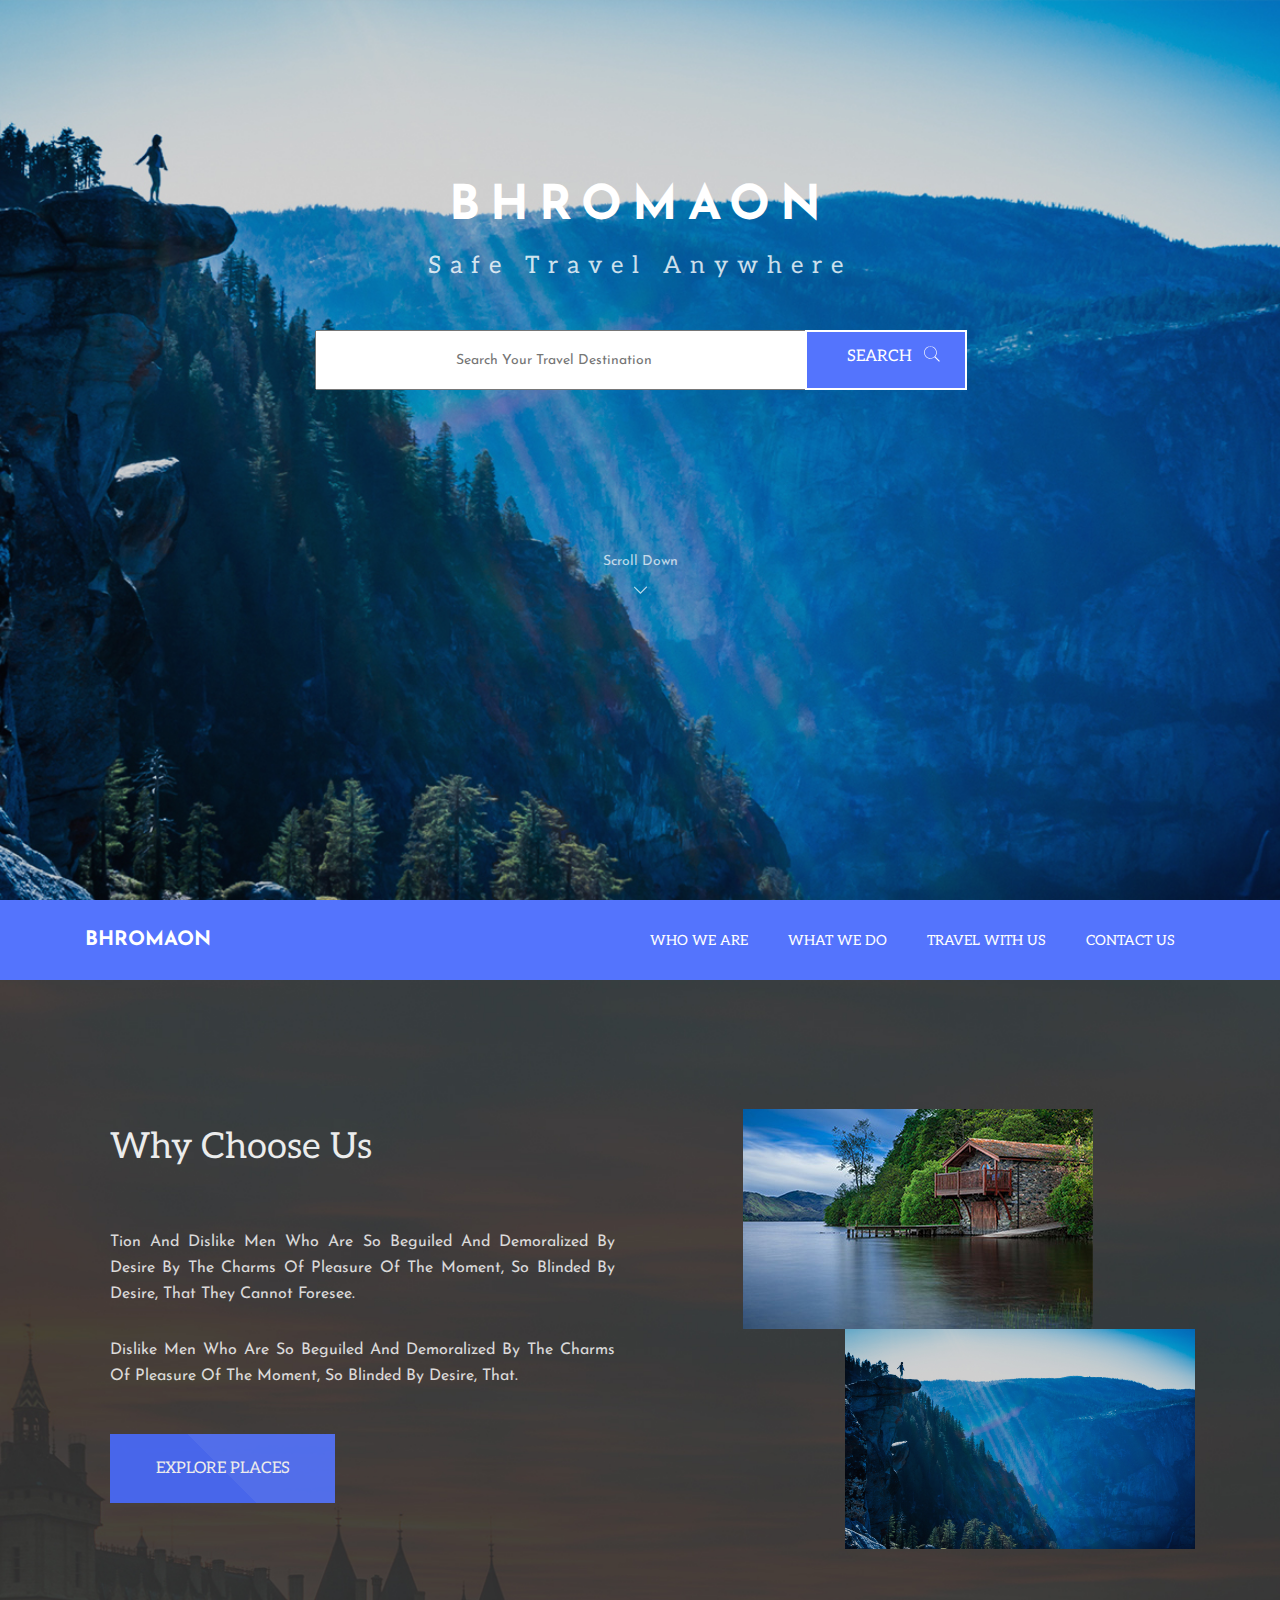
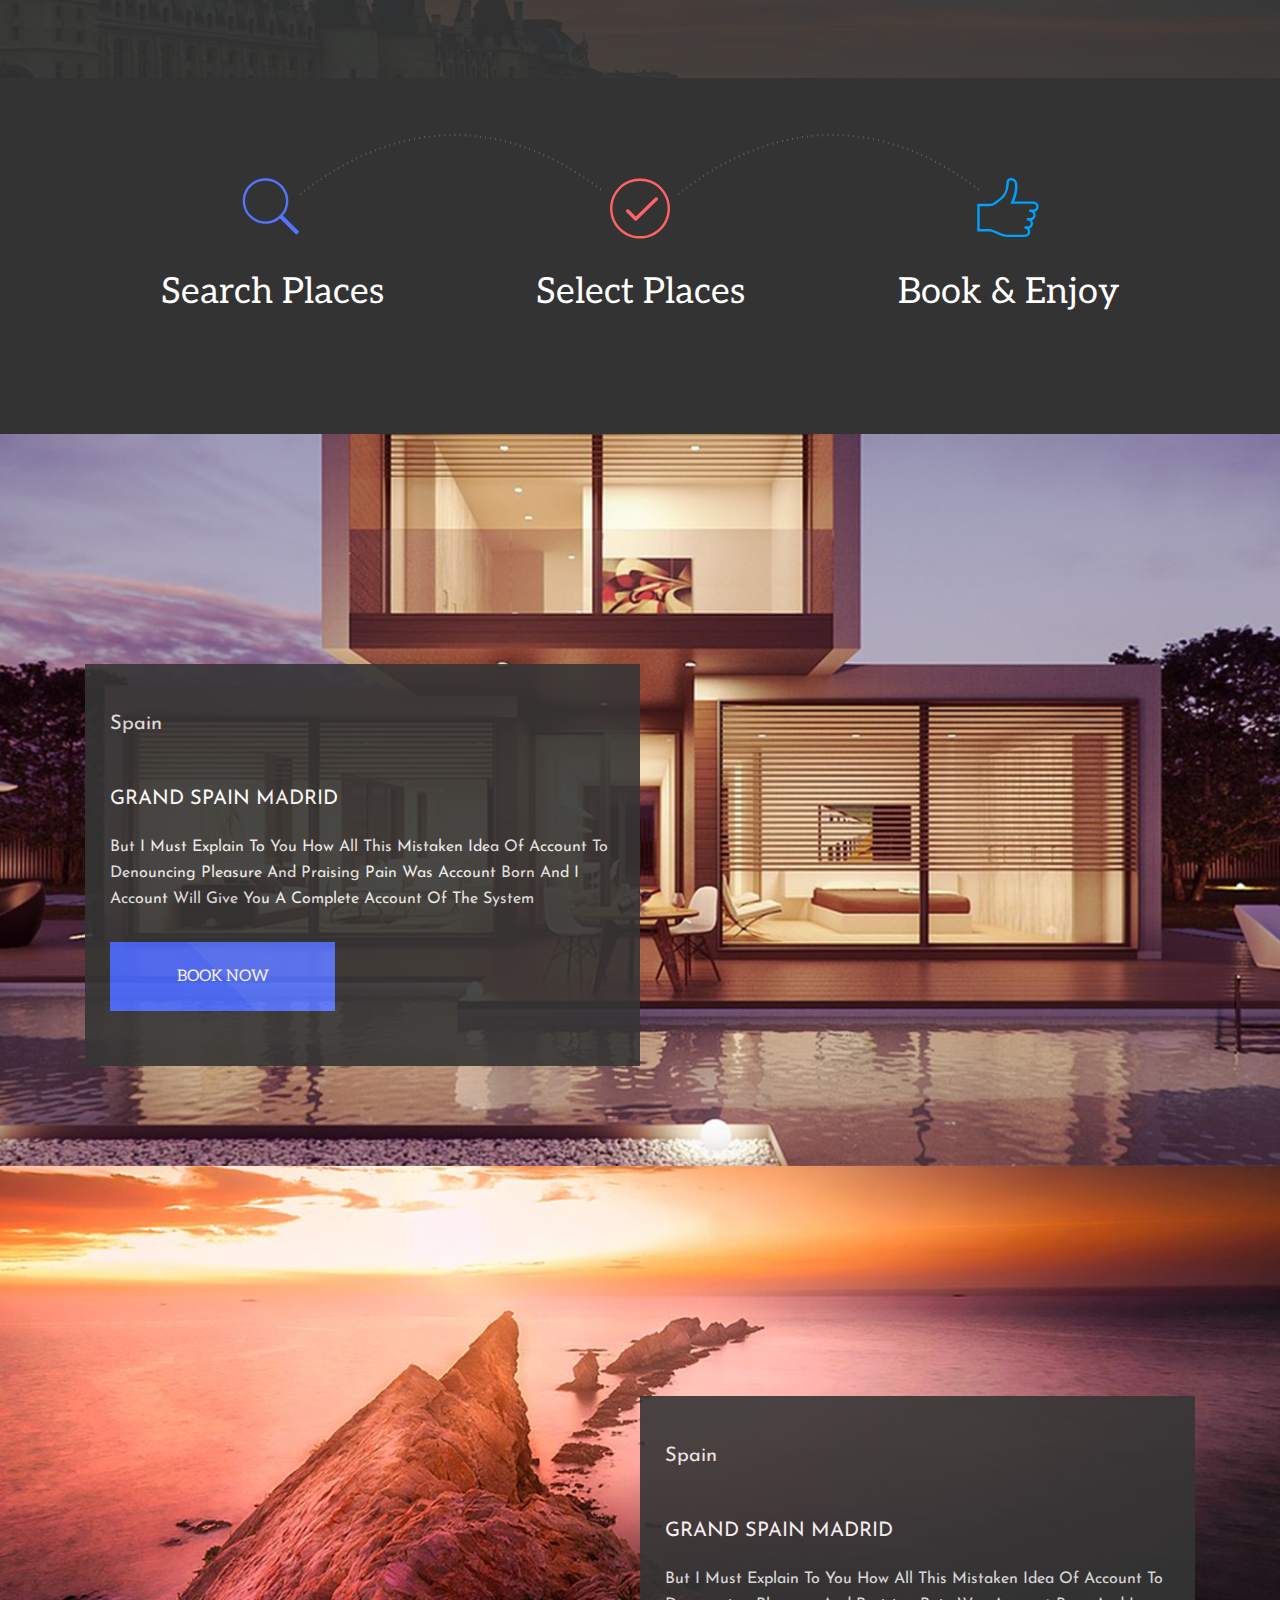
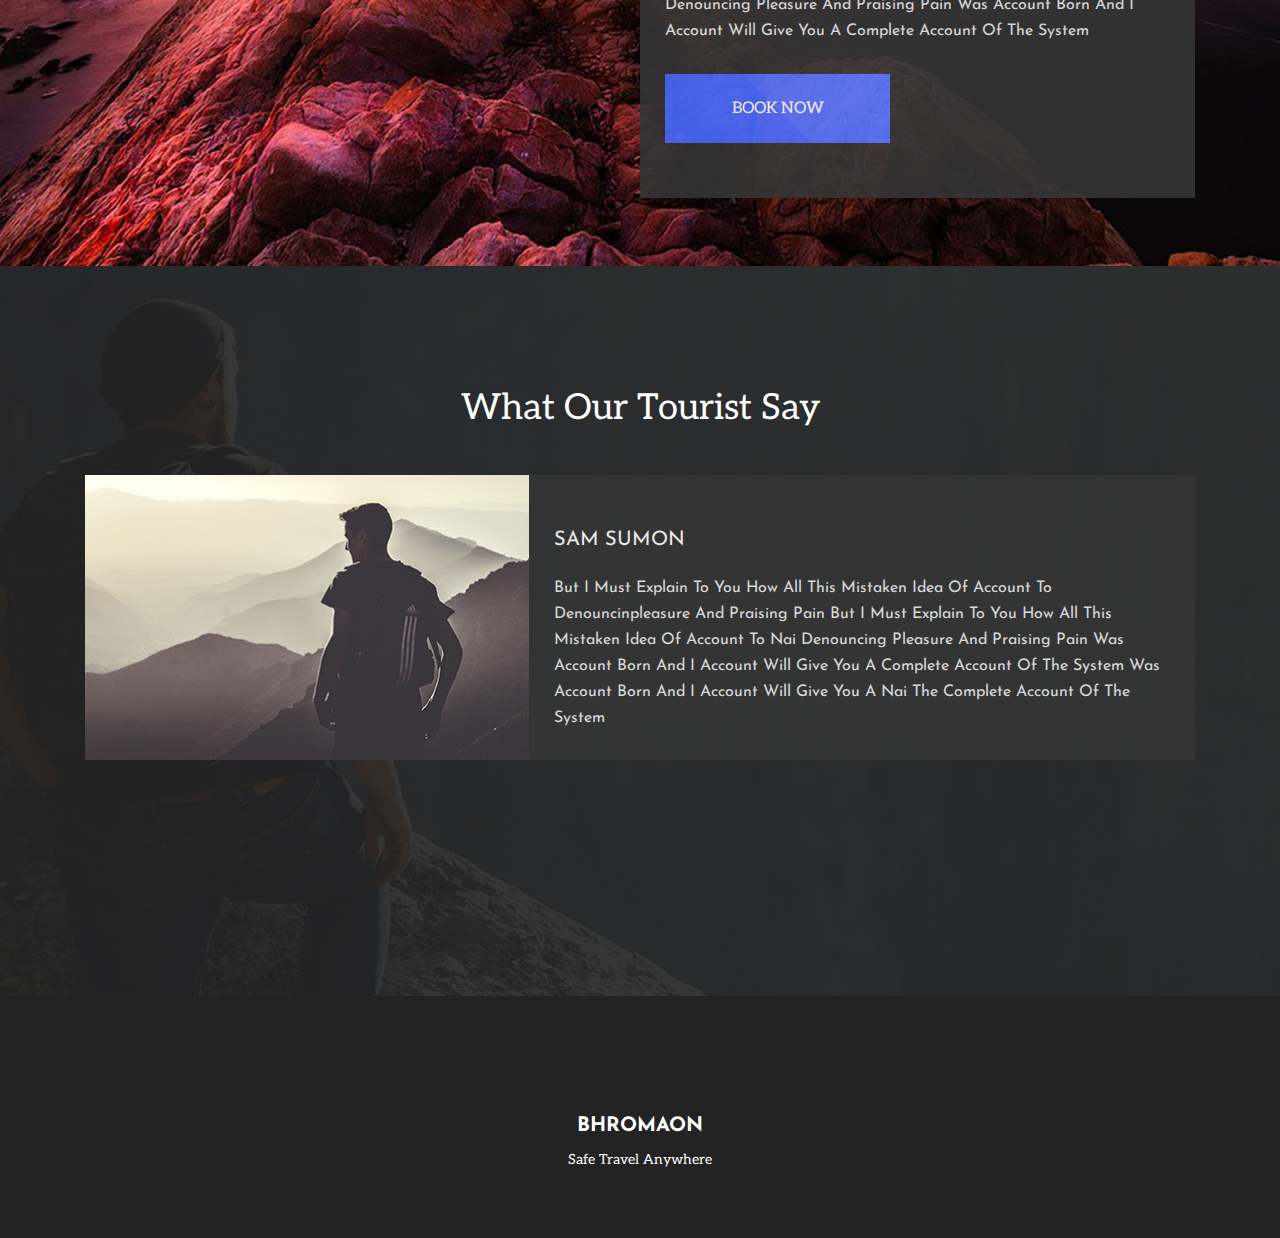
<file: exam/index.html>
<!DOCTYPE html>
<html lang="en">

<head>
    <meta charset="UTF-8">
    <meta name="viewport" content="width=device-width, initial-scale=1.0">
    <meta http-equiv="X-UA-Compatible" content="ie=edge">
    <link rel="shortcut icon" href="./assets/img/header-bg.jpg" type="image/x-icon">
    <link href="https://fonts.googleapis.com/css?family=Aleo|Josefin+Sans:400,700&display=swap" rel="stylesheet">
    <link rel="stylesheet" href="./css/style.css">
    <title>Travel more</title>
</head>

<body>
    <!-- HEADER -->
    <header class="header">
        <section class="header-main">
            <div class="container">
                <div class="header-content">
                    <div class="logo">
                        <h1><a href="#" class="logo__link logo__link--large">Bhromaon</a></h1>
                        <div class="logo__desc logo__desc--large">Safe Travel Anywhere</div>
                    </div>

                    <div class="form-wrapper">
                        <form action="#" method="get" class="search-form">
                            <input type="search" class="search-form__input" name="search"
                                placeholder="Search Your Travel Destination" />
                            <button class="btn btn--input">search
                                <div class="search-icon">
                                    <img class="img-search" src="./assets/img/search.svg">
                                </div>
                            </button>
                        </form>
                    </div>

                    <div class="scroll">
                        <a href="#" class="scroll__link">
                            <div class="scroll__desc">scroll down</div>
                            <div class="scroll__icon">
                                <img class="scroll__icon-image" src="./assets/img/scroll.svg">
                            </div>
                        </a>
                    </div>
                </div>
            </div>
        </section>
    </header>

    <section class="header-menu">
        <div class="container">
            <nav class="nav">
                <div class="logo">
                    <a href="#" class="logo__link">Bhromaon</a>
                </div>
                <ul class="menu nav__menu">
                    <li class="menu__item"><a class="menu__link">who we are</a></li>
                    <li class="menu__item"><a class="menu__link">what we do</a></li>
                    <li class="menu__item"><a class="menu__link">travel with us</a></li>
                    <li class="menu__item"><a class="menu__link">contact us</a></li>
                </ul>
            </nav>
        </div>
    </section>

    <!-- MAIN -->
    <main class="main">
        <section class="description">
            <div class="container container--description">
                <div class="block-wrapper">
                    <div class="block block--transparent">
                        <h3 class="title">why choose us</h3>
                        <div class="block__desc">Tion and dislike men who are so beguiled and demoralized by desire by
                            the charms of pleasure of the moment, so blinded by desire,
                            that they cannot foresee. </div>
                        <div class="block__desc">Dislike men who are so beguiled and demoralized by the charms of
                            pleasure of the moment, so blinded by desire, that.</div>
                        <div class="btn-container">
                            <button class="btn">explore places</button>
                        </div>
                    </div>
                </div>

                <div class="image-block">
                    <div class="image-block__right"></div>
                    <div class="image-block__left"></div>
                </div>

            </div>
        </section>

        <section class="icons">
            <div class="container">
                <ul class="list-icon">
                    <li class="list-icon__item">
                        <div class="svg-container">
                            <svg class="icon-svg">
                                <use xlink:href="./assets/img/sprite.svg#search"></use>
                            </svg></div>
                        <h3 class="title title--large">search places</h3>
                    </li>
                    <li class="list-icon__item list-icon__item--center">
                        <div class="svg-container svg-container--center">
                            <svg class="icon-svg">
                                <use xlink:href="./assets/img/sprite.svg#select"></use>
                            </svg>
                        </div>

                        <h3 class="title title--large">select places</h3>
                    </li>
                    <li class="list-icon__item">
                        <div class="svg-container">
                            <svg class="icon-svg">
                                <use xlink:href="./assets/img/sprite.svg#like"></use>
                            </svg></div>
                        <h3 class="title title--large">book & enjoy</h3>
                    </li>
                </ul>
            </div>
        </section>

        <section class="content content--first">
            <div class="container">
                <div class="block-wrapper">
                    <div class="block">
                        <h5 class="block__subtitle">spain</h5>
                        <h3 class="block__title">Grand Spain Madrid</h3>
                        <div class="block__desc">But I must explain to you how all this mistaken idea of account to
                            denouncing pleasure and praising pain was account born and I account will give you a
                            complete account of the system</div>
                        <div class="btn-container">
                            <button class="btn">book now</button>
                        </div>
                    </div>
                </div>
            </div>
        </section>

        <section class="content content--second">
            <div class="container">
                <div class="block-wrapper block-wrapper--left">
                    <div class="block">
                        <h5 class="block__subtitle">spain</h5>
                        <h3 class="block__title">Grand Spain Madrid</h3>
                        <div class="block__desc">But I must explain to you how all this mistaken idea of account to
                            denouncing pleasure and praising pain was account born and I account will give you a
                            complete account of the system</div>
                        <div class="btn-container"><button class="btn">book now</button>
                        </div>
                    </div>
                </div>
            </div>
        </section>

        <section class="quotations">
            <div class="container">
                <h3 class="title">What Our Tourist Say</h3>
                <div class="quote">
                    <div class="quote__left">
                        <div class="quote__img"></div>
                    </div>
                    <div class="quote__right">
                        <div class="block">
                            <h3 class="block__title">Sam Sumon</h3>
                            <div class="block__desc"> But I must explain to you how all this mistaken idea of account to
                                denouncinpleasure and praising pain But I must explain to you how all this mistaken idea
                                of account to nai denouncing pleasure and praising pain was account born and I account
                                will give you a complete account of the system was account born and I account will give
                                you a nai the complete account of the system</div>
                        </div>
                    </div>
                </div>
            </div>
        </section>
    </main>

    <!-- FOOTER -->
    <footer class="footer">
        <section class="bottom-info">
            <div class="container">
                <div class="logo">
                    <a href="#" class="logo__link">Bhromaon</a>
                    <div class="logo__desc">Safe Travel Anywhere</div>
                </div>

            </div>
        </section>
    </footer>

</body>

</html>
</file>
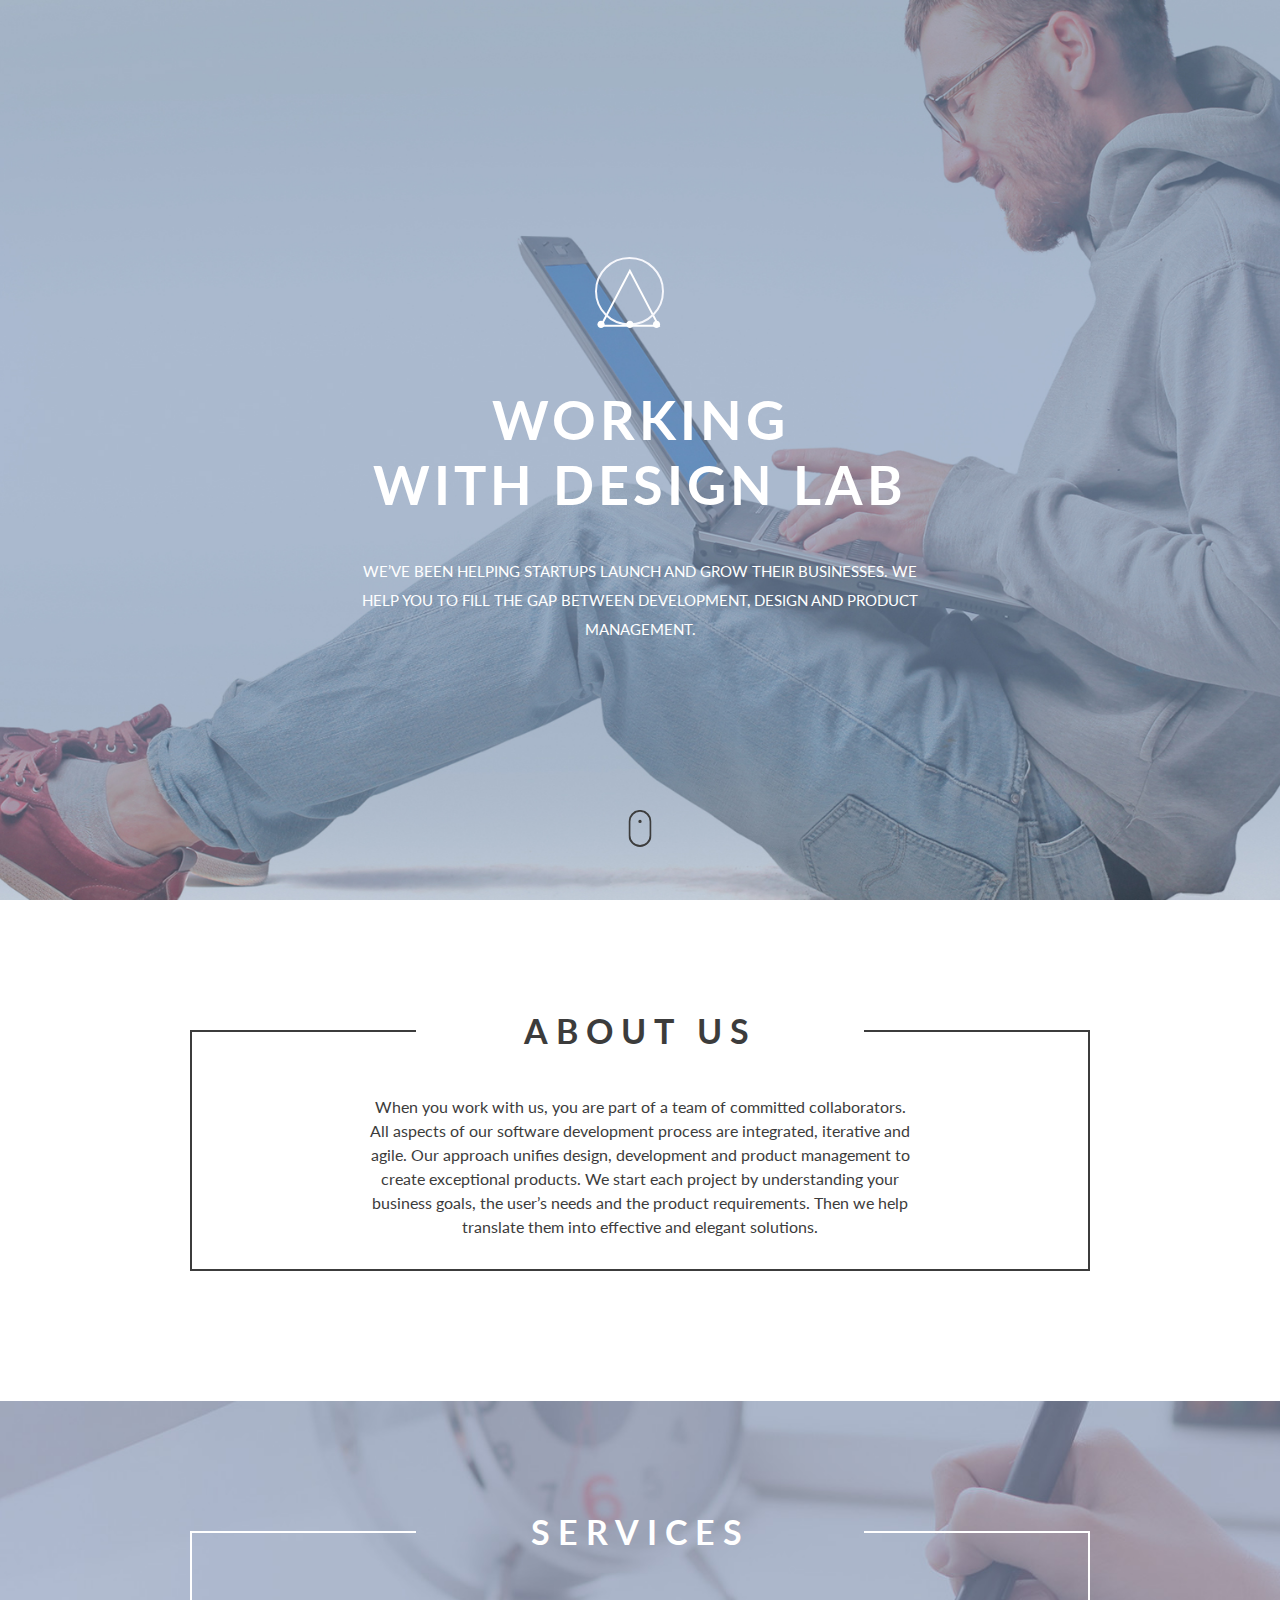
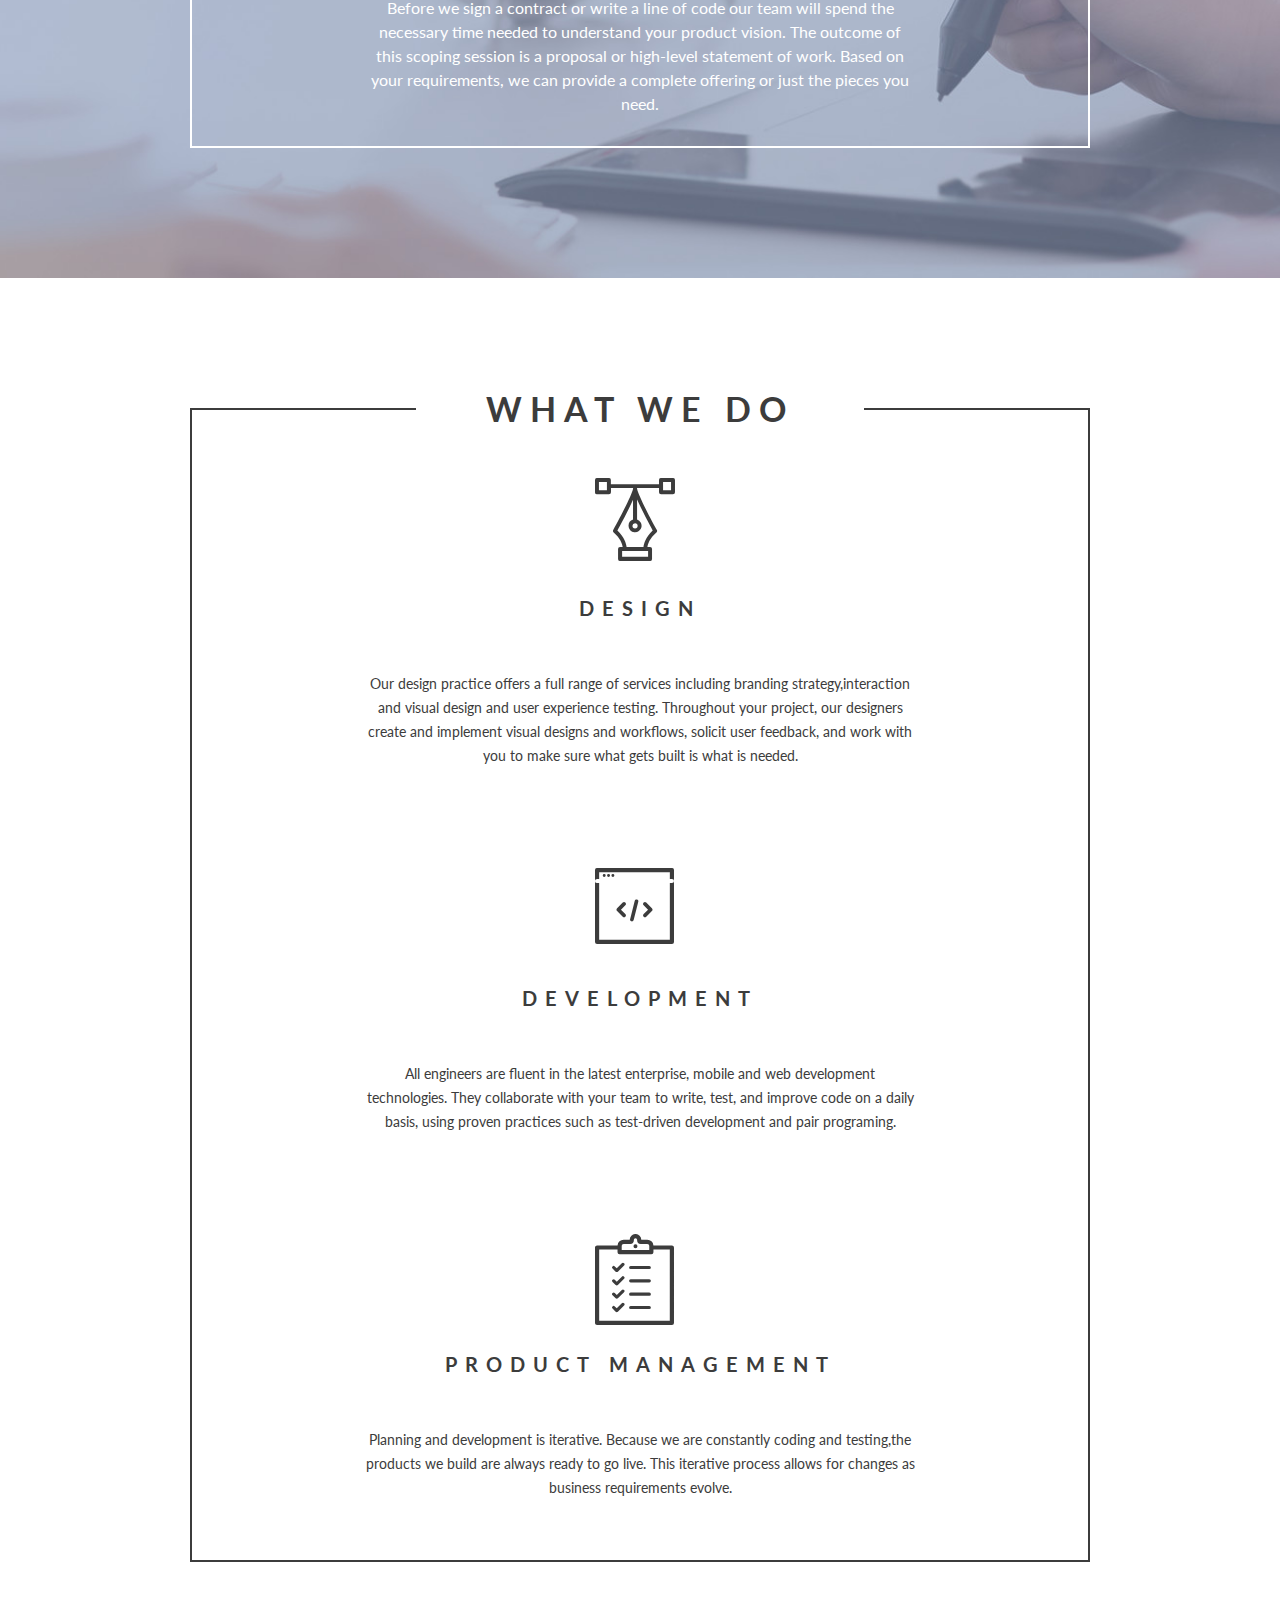
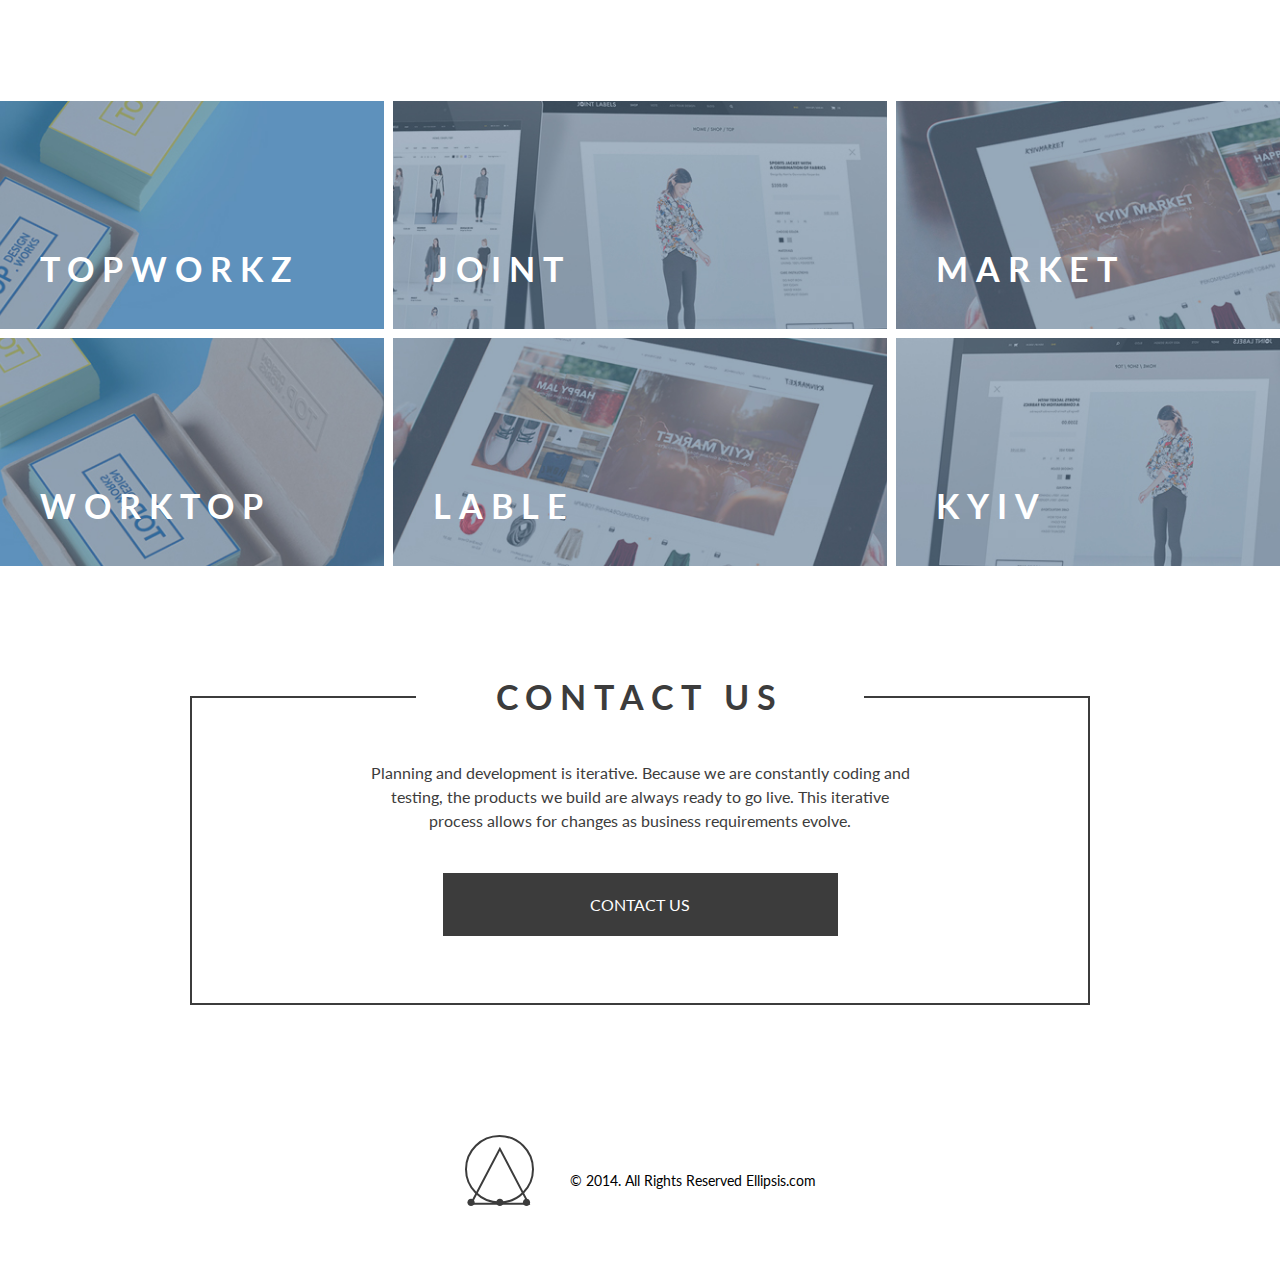
<file: lesson15_renewed/index.html>
<!DOCTYPE html>
<html lang="en">

<head>
    <meta charset="UTF-8">
    <meta name="viewport" content="width=device-width, initial-scale=1.0">
    <meta http-equiv="X-UA-Compatible" content="ie=edge">
    <link href="https://fonts.googleapis.com/css?family=Lato&display=swap" rel="stylesheet">
    <link rel="stylesheet" href="./style.css">
    <title>Landing with Media</title>
</head>

<body>
    <!-- HEADER -->
    <header>
        <div class="header">
            <div class="header__info">
                <div class="logo">
                    <div class="svg">
                        <svg class="icon">
                            <use xlink:href="./assets/img/sprite.svg#logo"></use>
                        </svg>
                    </div>
                </div>
                <h1 class="header__title">WORKING <br> WITH design LAB</h1>
                <p class="header__description">We’ve been helping startups launch and grow their businesses. We
                    help you to fill the gap between development, design and product management.</p>
            </div>
            <div class="svg header__scroll">
                <svg class="icon">
                    <use xlink:href="./assets/img/sprite.svg#scroll"></use>
                </svg>
            </div>
        </div>
    </header>

    <!-- MAIN -->
    <main>
        <div class="wrapper">
            <div class="raw">
                <div class="block">
                    <h3 class="block__title">about us</h3>
                    <p class="block__description">When you work with us, you are part of a team of committed
                        collaborators. All aspects of our software development process are integrated, iterative and
                        agile. Our approach unifies design, development and product management to create exceptional
                        products. We start each project by understanding your business goals, the user’s needs and the
                        product requirements. Then we help translate them into effective
                        and elegant solutions.</p>
                </div>
            </div>
        </div>
        <div class="wrapper service-wrapper">
            <div class="raw raw--light">
                <div class="block">
                    <h3 class="block__title block__title--light">services</h3>
                    <div class="block__description block__description--light">Before we sign a contract or write a line
                        of code our team will spend the necessary time needed to understand your product vision. The
                        outcome of this scoping session is a proposal or high-level statement of work. Based on your
                        requirements, we can provide a complete offering or just the pieces you need.</div>
                </div>
            </div>
        </div>
        <div class="wrapper">
            <div class="raw">
                <div class="block block--long">
                    <h3 class="block__title">what we do</h3>
                    <div class="block__inner">
                        <div class="svg">
                            <svg class="icon">
                                <use xlink:href="./assets/img/sprite.svg#pen"></use>
                            </svg>
                        </div>
                        <h3 class="block__title block__title--small">design</h3>
                        <p class="block__description block__description--small">Our design practice offers a full range
                            of services including branding strategy,interaction and visual design and user experience
                            testing. Throughout your project, our designers create and implement visual designs and
                            workflows, solicit user feedback, and work with you to make sure what gets built is what is
                            needed.</p>
                    </div>
                    <div class="block__inner">
                        <div class="svg">
                            <svg class="icon">
                                <use xlink:href="./assets/img/sprite.svg#tag"></use>
                            </svg>
                        </div>
                        <h3 class="block__title block__title--small">development</h3>
                        <p class="block__description block__description--small">All engineers are fluent in the latest
                            enterprise, mobile and web development technologies. They collaborate with your team to
                            write, test, and improve code on a daily basis, using proven practices such as test-driven
                            development and pair programing.</p>
                    </div>
                    <div class="block__inner">
                        <div class="svg">
                            <svg class="icon">
                                <use xlink:href="./assets/img/sprite.svg#check"></use>
                            </svg>
                        </div>
                        <h3 class="block__title block__title--small">product management</h3>
                        <p class="block__description block__description--small">Planning and development is iterative.
                            Because we are constantly coding and testing,the products we build are always ready to go
                            live. This iterative process allows for changes as business requirements evolve.</p>
                    </div>
                </div>
            </div>
        </div>
        <div class="gallery">
            <div class="gallery__item">
                <div class="gallery__item-container img1">
                    <h3 class="gallery__title">topworkz</h3>
                </div>
            </div>
            <div class="gallery__item gallery__item--large">
                <div class="gallery__item-container img2">
                    <h3 class="gallery__title">joint</h3>
                </div>
            </div>
            <div class="gallery__item">
                <div class="gallery__item-container img3">
                    <h3 class="gallery__title">market</h3>
                </div>
            </div>
            <div class="gallery__item">
                <div class="gallery__item-container img4">
                    <h3 class="gallery__title">worktop</h3>
                </div>
            </div>
            <div class="gallery__item gallery__item--large">
                <div class="gallery__item-container img5">
                    <h3 class="gallery__title">lable</h3>
                </div>
            </div>
            <div class="gallery__item">
                <div class="gallery__item-container img6">
                    <h3 class="gallery__title">kyiv</h3>
                </div>
            </div>
        </div>
        <div class="wrapper wrapper--last">
            <div class="raw">
                <div class="block">
                    <h3 class="block__title">contact us</h3>
                    <p class="block__description">Planning and development is iterative. Because we are constantly
                        coding and testing, the products we build are always ready to go live. This iterative process
                        allows for changes as business requirements evolve.</p>
                    <div class="btn-wrapper">
                        <button class="btn">contact us</button>
                    </div>
                </div>
            </div>
        </div>
    </main>

    <!-- FOOTER -->
    <footer>
        <div class="footer">
            <div class="logo">
                <div class="svg">
                    <svg class="icon">
                        <use xlink:href="./assets/img/sprite.svg#logo2"></use>
                    </svg>
                </div>
            </div>
            <div class="copyright">&copy; 2014. All Rights Reserved <a href="#" target="_blank">Ellipsis.com</a> </div>
        </div>
    </footer>
</body>

</html>
</file>
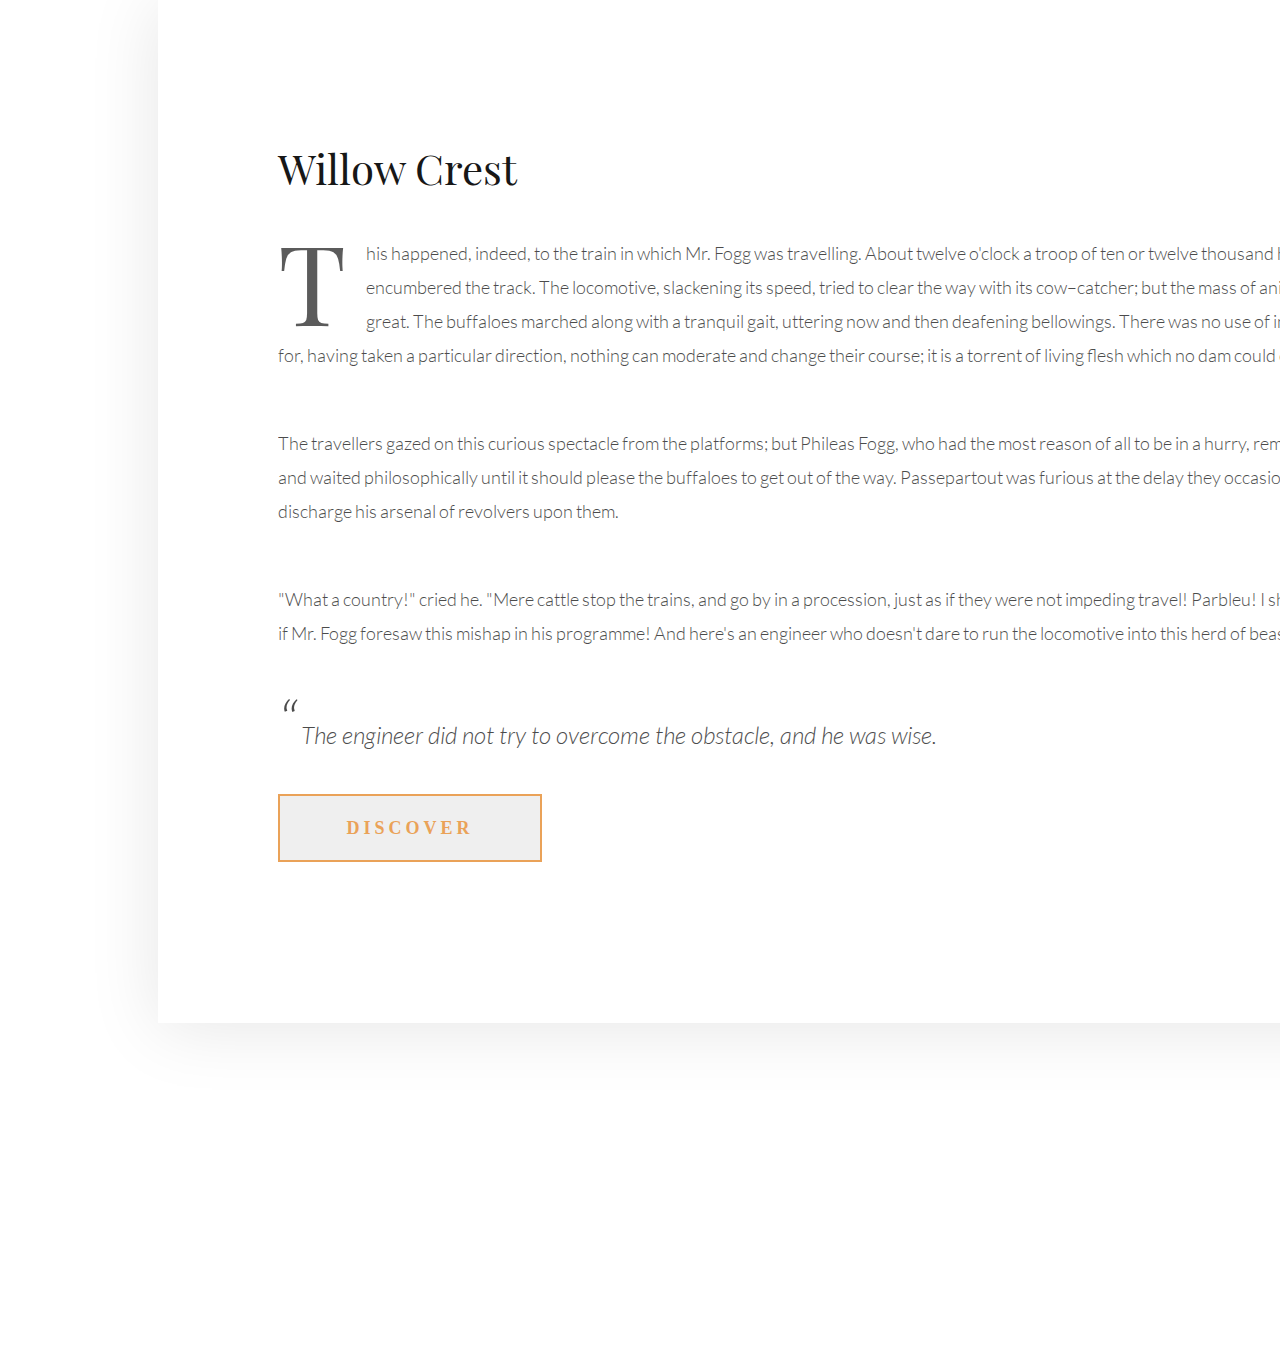
<file: Lesson7_hw/index.html>
<!DOCTYPE html>
<html lang="en">

<head>
    <meta charset="UTF-8" />
    <meta name="viewport" content="width=device-width, initial-scale=1.0" />
    <title>Layout</title>
    <link rel="stylesheet" href="styles.css">
</head>

<body>

    <div class="wrapper">
        <div class="container">
            <article>
                <header>
                    <h1>Willow Crest</h1>
                </header>
                <p>This happened, indeed, to the train in which Mr. Fogg was travelling. About twelve o'clock a troop of
                    ten
                    or twelve thousand head of buffalo encumbered the track. The locomotive, slackening its speed, tried
                    to
                    clear the way with its cow–catcher; but the mass of animals was too great. The buffaloes marched
                    along
                    with a tranquil gait, uttering now and then deafening
                    bellowings. There was no use of interrupting them, for, having taken a particular direction, nothing
                    can
                    moderate and change their course; it is a torrent of living flesh which no dam could contain.</p>
                <p>The travellers gazed on this curious spectacle from the platforms; but Phileas Fogg, who had the most
                    reason of all to be in a hurry, remained in his seat, and waited philosophically until it should
                    please
                    the buffaloes to get out of the way.
                    Passepartout was furious at the delay they occasioned, and longed to discharge his arsenal of
                    revolvers
                    upon them.</p>
                <p>"What a country!" cried he. "Mere cattle stop the trains, and go by in a procession, just as if they
                    were not impeding travel! Parbleu! I should like to know if Mr. Fogg foresaw this mishap in his
                    programme! And here's an engineer who doesn't dare to run the locomotive into this herd of beasts!"
                </p>
                <blockquote class="quote">
                    <p> The engineer did not try to overcome the obstacle, and he was wise.</p>
                </blockquote>
                <div><button class="button">Discover</button></div>
            </article>
        </div>
    </div>

</body>

</html>
</file>
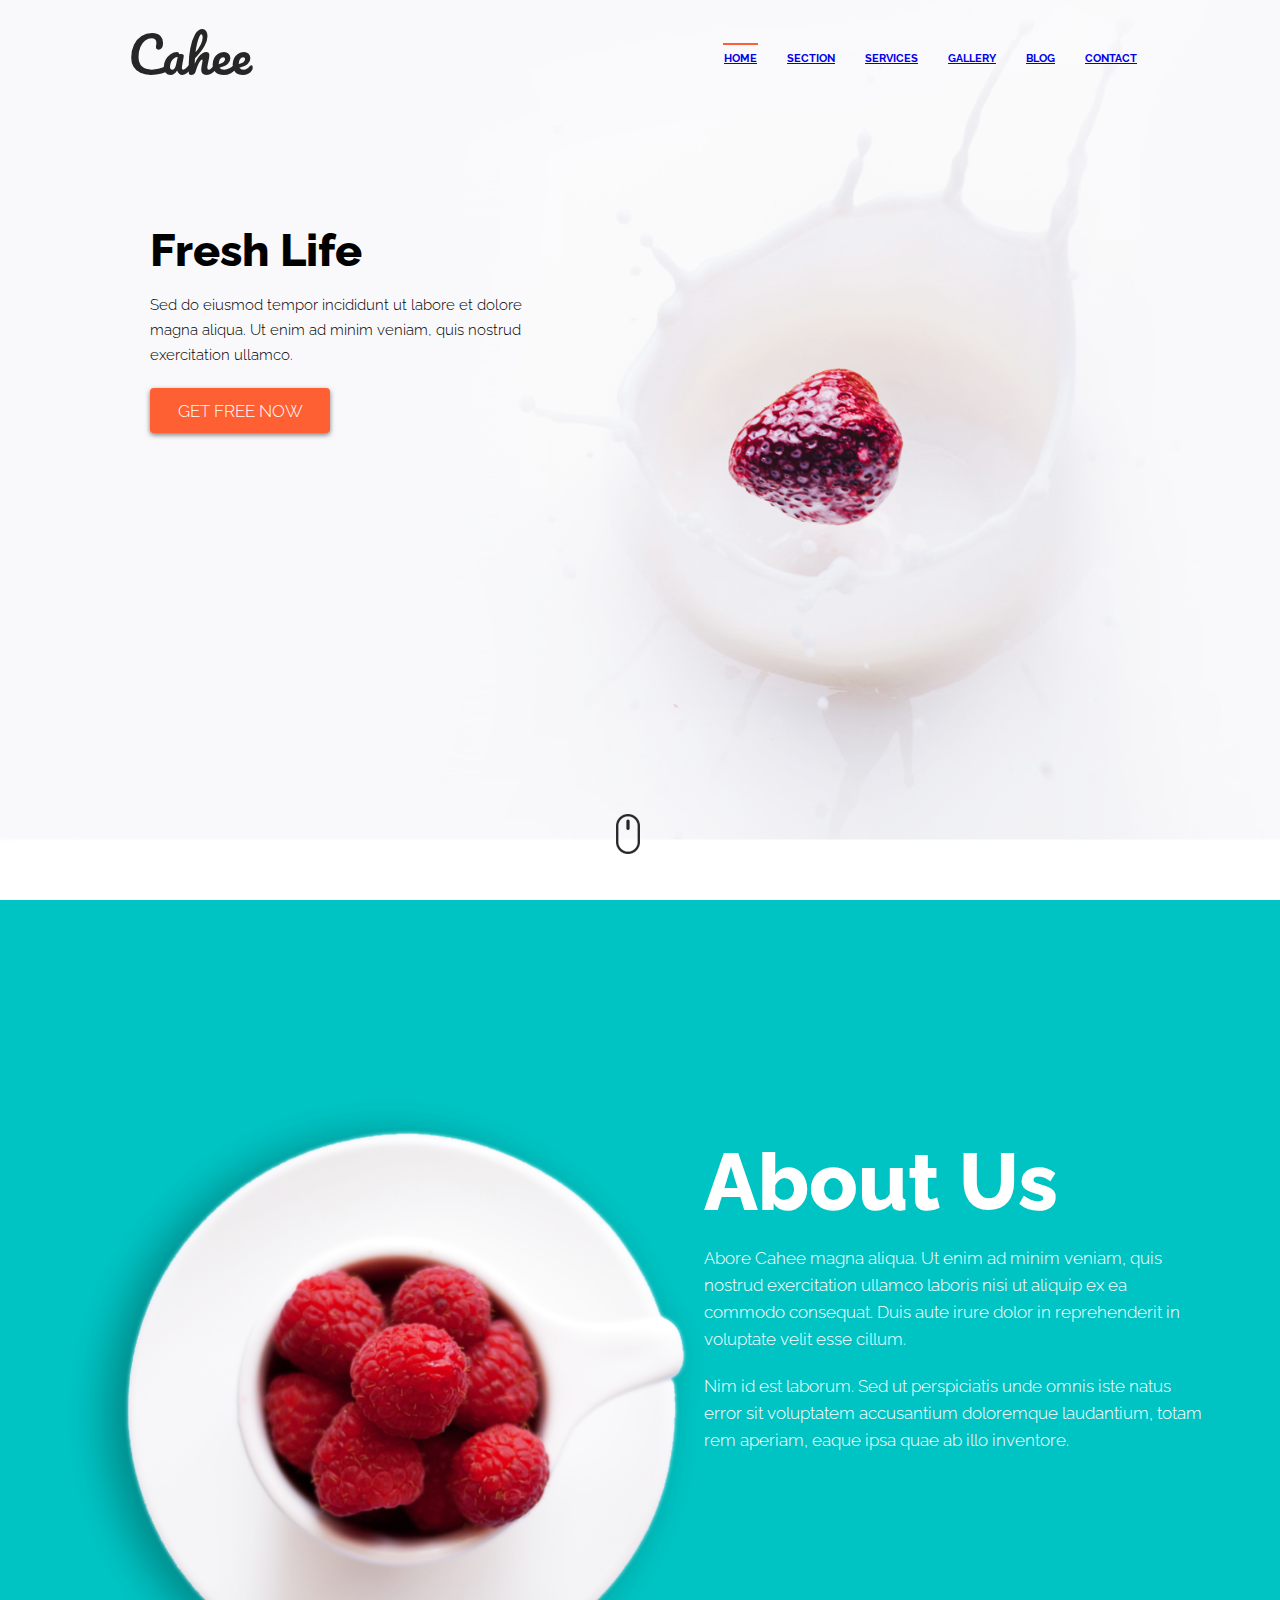
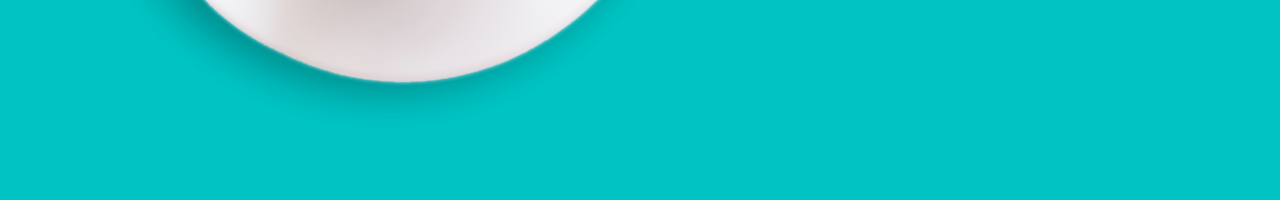
<file: lesson9Hw/Index.html>
<!DOCTYPE html>
<html lang="en">

<head>
    <meta charset="UTF-8">
    <meta name="viewport" content="width=device-width, initial-scale=1.0">
    <title>Layout</title>
    <link href="https://fonts.googleapis.com/css2?family=Pacifico&family=Raleway:wght@300;400;800&display=swap"
        rel="stylesheet">
    <link rel="stylesheet" href="styles.css">
</head>

<body>
    <div class="container">
        <header class="header">
            <div class="header__top">
                <p class="header__logo">Cahee</p>
                <nav class="header__menu">
                    <ul class="header__menu-list">
                        <li class="menu__link menu__link--active"><a href="#">HOME</a></li>
                        <li class="menu__link menu__link--active"><a href="#">section</a></li>
                        <li class="menu__link menu__link--active"><a href="#">SERVICES</a></li>
                        <li class="menu__link menu__link--active"><a href="#">GALLERY</a></li>
                        <li class="menu__link menu__link--active"><a href="#">BLOG</a></li>
                        <li class="menu__link menu__link--active"><a href="#">CONTACT</a></li>
                    </ul>
                </nav>
            </div>
            <main>
                <div class="header__content">

                    <h1 class="header__content-title">Fresh Life</h1>
                    <p class="header__content-description">Sed do eiusmod tempor incididunt ut labore et dolore magna
                        aliqua. Ut enim ad minim veniam, quis nostrud exercitation ullamco.</p>
                    <button class="header_content-btn">Get free now</button>
                </div>
            </main>
            <div class="header__content-decor"> <a href="#section-page"><img class="scroll" src="images/scroll.png"
                        alt="scroll"></a></div>
        </header>
    </div>
    <div class="container">
        <section class="section">
            <div class="section__content">
                <h1 class="section__title">About Us</h1>
                <p class="section__text">Abore Cahee magna aliqua. Ut enim ad minim veniam, quis nostrud exercitation
                    ullamco
                    laboris nisi ut
                    aliquip ex ea commodo consequat. Duis aute irure dolor in reprehenderit in voluptate velit esse
                    cillum.
                </p>
                <p class="section__text">Nim id est laborum. Sed ut perspiciatis unde omnis iste natus error sit
                    voluptatem
                    accusantium doloremque
                    laudantium, totam rem aperiam, eaque ipsa quae ab illo inventore.</p>
            </div>
        </section>
    </div>
</body>

</html>
</file>
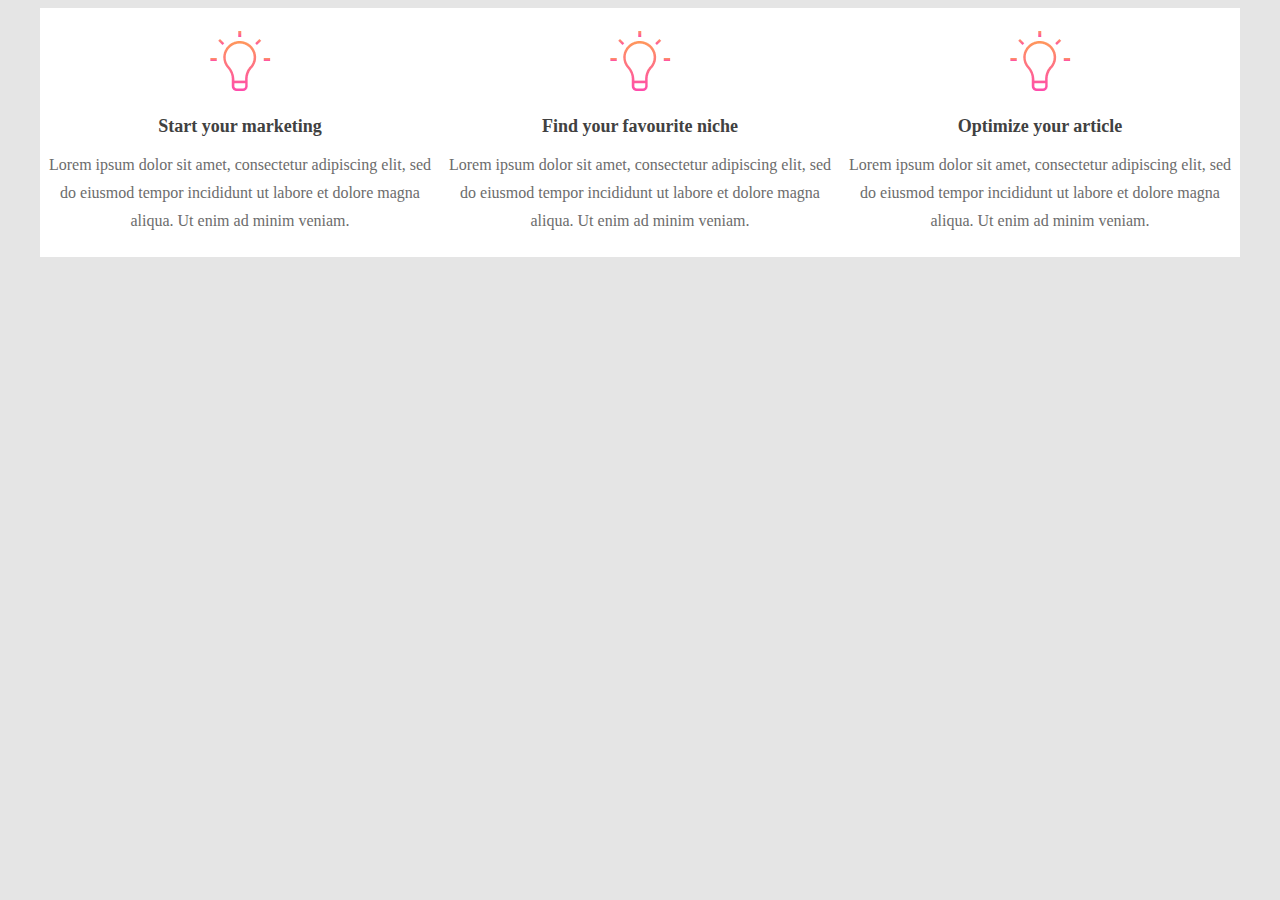
<file: Urok4/index.html>
<!DOCTYPE html>
<html lang="en">

<head>
    <meta charset="UTF-8">
    <meta name="viewport" content="width=device-width, initial-scale=1.0">
    <title>FigmaLayout</title>
    <link rel="stylesheet" href="main.css">
</head>

<body>
    <div class="wrapper">
        <div class="lamp"> <img src="Group.png" alt="lamp">
            <p class="title">Start your marketing</p>
            <p class="fish-text">Lorem ipsum dolor sit amet, consectetur adipiscing elit, sed do eiusmod tempor
                incididunt ut labore et dolore magna aliqua. Ut enim ad minim veniam.</p>
        </div>
        <div class="lamp"> <img src="Group.png" alt="lamp">
            <p class="title">Find your favourite niche</p>
            <p class="fish-text">Lorem ipsum dolor sit amet, consectetur adipiscing elit, sed do eiusmod tempor
                incididunt ut labore et dolore magna aliqua. Ut enim ad minim veniam.</p>
        </div>

        <div class="lamp"> <img src="Group.png" alt="lamp">
            <p class="title">Optimize your article</p>
            <p class="fish-text">Lorem ipsum dolor sit amet, consectetur adipiscing elit, sed do eiusmod tempor
                incididunt ut labore et dolore magna aliqua. Ut enim ad minim veniam.</p>
        </div>
    </div>
</body>

</html>
</file>
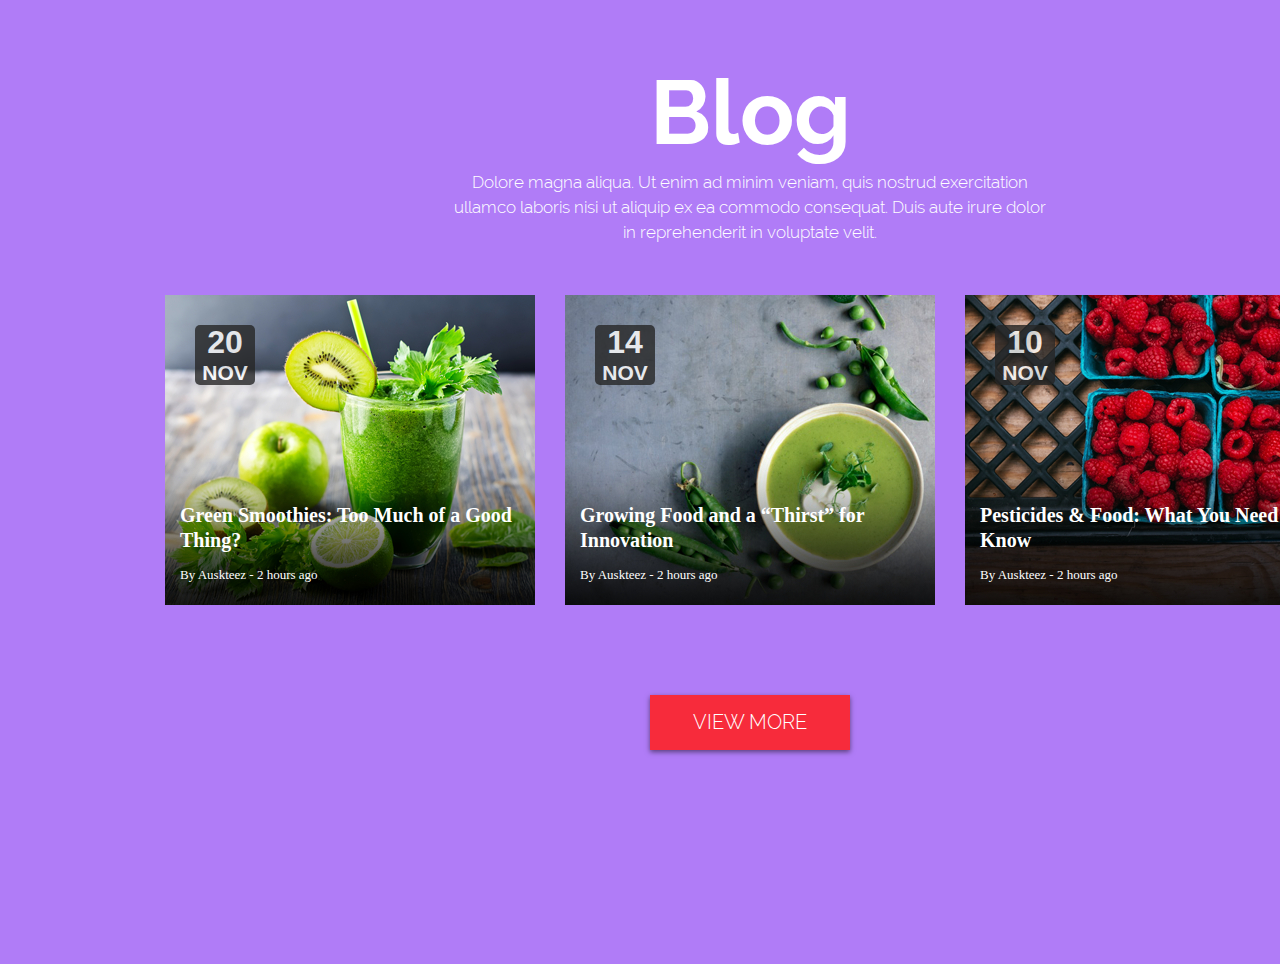
<file: urok8/index.html>
<!DOCTYPE html>
<html lang="en">

<head>
    <meta charset="UTF-8">
    <meta name="viewport" content="width=device-width, initial-scale=1.0">
    <title>Document</title>
    <link rel="stylesheet" href="main.css">
</head>

<body>
    <div class="container">
        <header>
            <h1>Blog</h1>
            <p>Dolore magna aliqua. Ut enim ad minim veniam,
                quis nostrud exercitation ullamco laboris nisi
                ut aliquip ex ea commodo consequat. Duis aute
                irure dolor in reprehenderit in voluptate velit.</p>
        </header>
        <main>
            <div class="gallery">

                <div class="nourishment">
                    <img src="images/smoothie.jpg" alt="smoothie">
                    <div class="date">
                        <p>20</p>
                        <p>nov</p>
                    </div>
                    <p>Green Smoothies: Too Much of a Good Thing?</p>
                    <address class="author">By Auskteez - <time datetime="2020-01-04T08:30">2 hours ago</time></address>
                </div>

                <div class="nourishment">
                    <img src="images/soup.jpg" alt="soup">
                    <div class="date">
                        <p>14</p>
                        <p>nov</p>
                    </div>
                    <p>Growing Food and a “Thirst” for Innovation</p>
                    <address class="author">By Auskteez - <time datetime="2020-01-04T08:30">2 hours ago</time></address>
                </div>

                <div class="nourishment">
                    <img src="images/berry.jpg" alt="berry">
                    <div class="date">
                        <p>10</p>
                        <p>nov</p>
                    </div>
                    <p>Pesticides & Food: What You Need to Know</p>
                    <address class="author">By Auskteez - <time datetime="2020-01-04T08:30">2 hours ago</time></address>
                </div>
            </div>

            <button>View more</button>

        </main>
</body>

</html>
</file>
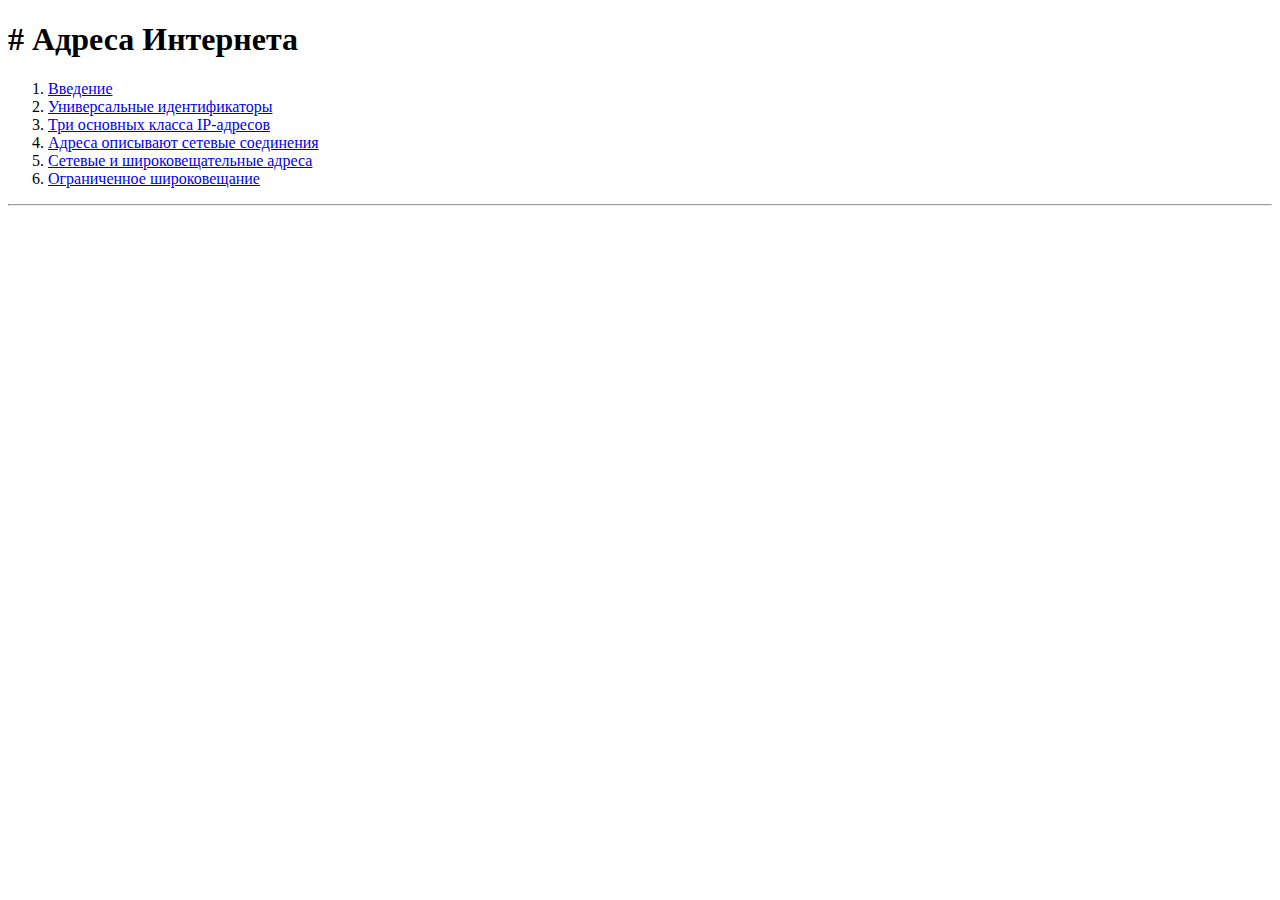
<file: Urok2/Dom2urok.html>
<!DOCTYPE html>
<html lang="ru">

<head>
    <meta charset="UTF-8">
    <meta name="viewport" content="width=device-width, initial-scale=1.0">
    <title>Адреса Интернета</title>
</head>

<body>
    <h1># Адреса Интернета</h1>
    <ol>
        <li><a href="Domcopy.html#first"> Введение</a></li>
        <li><a href="Domcopy.html#second">Универсальные идентификаторы</a></li>
        <li><a href="Domcopy.html#three">Три основных класса IP-адресов</a></li>
        <li><a href="Domcopy.html#four"> Адреса описывают сетевые соединения</a></li>
        <li><a href="Domcopy.html#five">Сетевые и широковещательные адреса</a></li>
        <li><a href="Domcopy.html#six">Ограниченное широковещание</a></li>
    </ol>
    <hr>

</body>

</html>
</file>
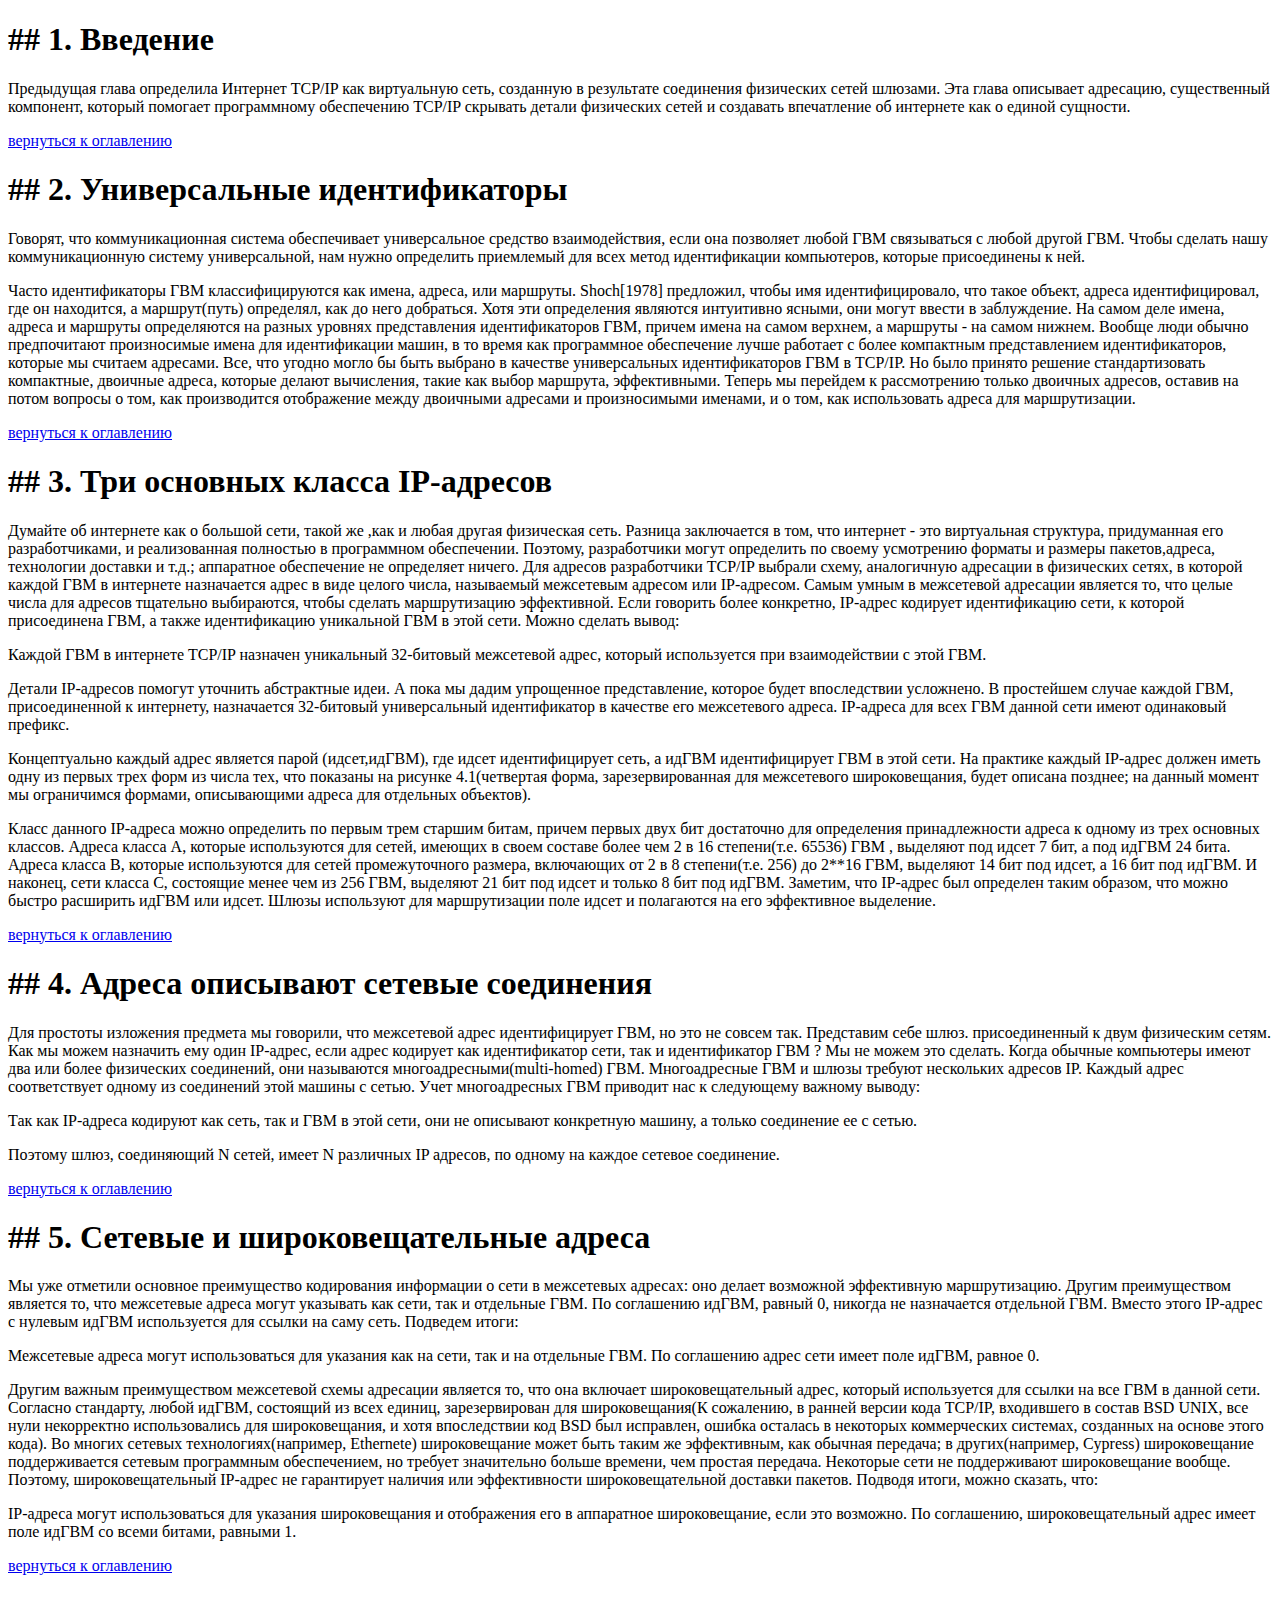
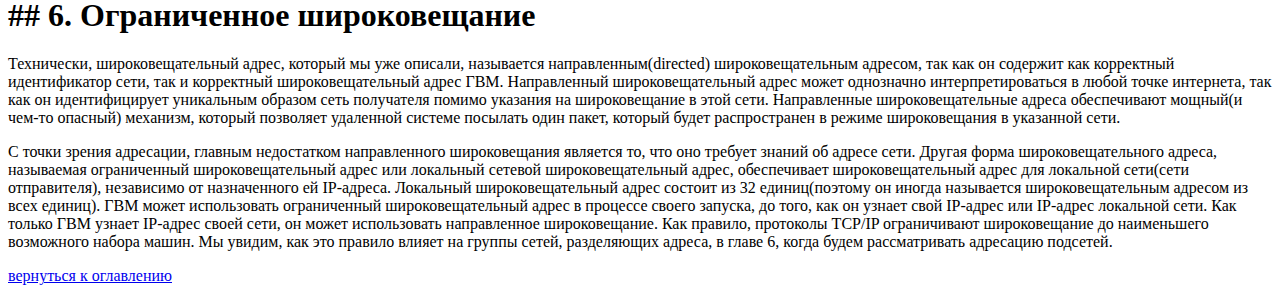
<file: Urok2/Domcopy2urok.html>
<!DOCTYPE html>
<html lang="ru">

<head>
    <meta charset="UTF-8">
    <meta name="viewport" content="width=device-width, initial-scale=1.0">
    <title>Адреса Интернета</title>
</head>

<body>
    <!--<h1># Адреса Интернета</h1>
    <ol>
        <li><a href="#first"> Введение</a></li>
        <li><a href="#second">Универсальные идентификаторы</a></li>
        <li><a href="#three">Три основных класса IP-адресов</a></li>
        <li><a href="#four"> Адреса описывают сетевые соединения</a></li>
        <li><a href="#five">Сетевые и широковещательные адреса</a></li>
        <li><a href="#six">Ограниченное широковещание</a></li>
    </ol>-->
    <h1 id="first">## 1. Введение</h1>
    <p>Предыдущая глава определила Интернет TCP/IP как виртуальную сеть, созданную в результате соединения физических
        сетей шлюзами. Эта глава описывает адресацию, существенный компонент, который помогает программному обеспечению
        TCP/IP скрывать детали физических сетей и создавать впечатление об интернете как о единой сущности.</p>
    <a href="Dom.html">вернуться к оглавлению</a>
    <h1 id="second">## 2. Универсальные идентификаторы</h1>
    <p>Говорят, что коммуникационная система обеспечивает универсальное средство взаимодействия, если она позволяет
        любой ГВМ связываться с любой другой ГВМ. Чтобы сделать нашу коммуникационную систему универсальной, нам
        нужно
        определить приемлемый для всех метод идентификации компьютеров, которые присоединены к ней.</p>
    <p>Часто идентификаторы ГВМ классифицируются как имена, адреса, или маршруты. Shoch[1978] предложил, чтобы имя
        идентифицировало, что такое объект, адреса идентифицировал, где он находится, а маршрут(путь) определял, как
        до
        него добраться. Хотя эти определения являются интуитивно ясными, они могут ввести в заблуждение. На самом
        деле
        имена, адреса и маршруты определяются на разных уровнях представления идентификаторов ГВМ, причем имена на
        самом
        верхнем, а маршруты - на самом нижнем. Вообще люди обычно предпочитают произносимые имена для идентификации
        машин, в то время как программное обеспечение лучше работает с более компактным представлением
        идентификаторов,
        которые мы считаем адресами. Все, что угодно могло бы быть выбрано в качестве универсальных идентификаторов
        ГВМ
        в TCP/IP. Но было принято решение стандартизовать компактные, двоичные адреса, которые делают вычисления,
        такие
        как выбор маршрута, эффективными. Теперь мы перейдем к рассмотрению только двоичных адресов, оставив на
        потом
        вопросы о том, как производится отображение между двоичными адресами и произносимыми именами, и о том, как
        использовать адреса для маршрутизации. </p>
    <a href="Dom.html">вернуться к оглавлению</a>
    <h1 id="three">## 3. Три основных класса IP-адресов</h1>
    <p>Думайте об интернете как о большой сети, такой же ,как и любая другая физическая сеть. Разница заключается в
        том,
        что интернет - это виртуальная структура, придуманная его разработчиками, и реализованная полностью в
        программном обеспечении. Поэтому, разработчики могут определить по своему усмотрению форматы и размеры
        пакетов,адреса, технологии доставки и т.д.; аппаратное обеспечение не определяет ничего. Для адресов
        разработчики TCP/IP выбрали схему, аналогичную адресации в физических сетях, в которой каждой ГВМ в
        интернете
        назначается адрес в виде целого числа, называемый межсетевым адресом или IP-адресом. Самым умным в
        межсетевой
        адресации является то, что целые числа для адресов тщательно выбираются, чтобы сделать маршрутизацию
        эффективной. Если говорить более конкретно, IP-адрес кодирует идентификацию сети, к которой присоединена
        ГВМ, а
        также идентификацию уникальной ГВМ в этой сети. Можно сделать вывод:</p>
    <p>Каждой ГВМ в интернете TCP/IP назначен уникальный 32-битовый межсетевой адрес, который используется при
        взаимодействии с этой ГВМ.</p>
    <p>Детали IP-адресов помогут уточнить абстрактные идеи. А пока мы дадим упрощенное представление, которое будет
        впоследствии усложнено. В простейшем случае каждой ГВМ, присоединенной к интернету, назначается 32-битовый
        универсальный идентификатор в качестве его межсетевого адреса. IP-адреса для всех ГВМ данной сети имеют
        одинаковый префикс.</p>
    <p>Концептуально каждый адрес является парой (идсет,идГВМ), где идсет идентифицирует сеть, а идГВМ
        идентифицирует
        ГВМ в этой сети. На практике каждый IP-адрес должен иметь одну из первых трех форм из числа тех, что
        показаны на
        рисунке 4.1(четвертая форма, зарезервированная для межсетевого широковещания, будет описана позднее; на
        данный
        момент мы ограничимся формами, описывающими адреса для отдельных объектов).</p>
    <p>Класс данного IP-адреса можно определить по первым трем старшим битам, причем первых двух бит достаточно для
        определения принадлежности адреса к одному из трех основных классов. Адреса класса А, которые используются
        для
        сетей, имеющих в своем составе более чем 2 в 16 степени(т.е. 65536) ГВМ , выделяют под идсет 7 бит, а под
        идГВМ
        24 бита. Адреса класса В, которые используются для сетей промежуточного размера, включающих от 2 в 8
        степени(т.е. 256) до 2**16 ГВМ, выделяют 14 бит под идсет, а 16 бит под идГВМ. И наконец, сети класса С,
        состоящие менее чем из 256 ГВМ, выделяют 21 бит под идсет и только 8 бит под идГВМ. Заметим, что IP-адрес
        был
        определен таким образом, что можно быстро расширить идГВМ или идсет. Шлюзы используют для маршрутизации поле
        идсет и полагаются на его эффективное выделение.
    </p>
    <a href="Dom.html">вернуться к оглавлению</a>
    <h1 id="four">## 4. Адреса описывают сетевые соединения</h1>
    <p>Для простоты изложения предмета мы говорили, что межсетевой адрес идентифицирует ГВМ, но это не совсем так.
        Представим себе шлюз. присоединенный к двум физическим сетям. Как мы можем назначить ему один IP-адрес, если
        адрес кодирует как идентификатор сети, так и идентификатор ГВМ ? Мы не можем это сделать. Когда обычные
        компьютеры имеют два или более физических соединений, они называются многоадресными(multi-homed) ГВМ.
        Многоадресные ГВМ и шлюзы требуют нескольких адресов IP. Каждый адрес соответствует одному из соединений
        этой
        машины с сетью. Учет многоадресных ГВМ приводит нас к следующему важному выводу:</p>
    <p>Так как IP-адреса кодируют как сеть, так и ГВМ в этой сети, они не описывают конкретную машину, а только
        соединение ее с сетью.</p>
    <p>Поэтому шлюз, соединяющий N сетей, имеет N различных IP адресов, по одному на каждое сетевое соединение. </p>
    <a href="Dom.html">вернуться к оглавлению</a>
    <h1 id="five">## 5. Сетевые и широковещательные адреса</h1>
    <p>Мы уже отметили основное преимущество кодирования информации о сети в межсетевых адресах: оно делает
        возможной
        эффективную маршрутизацию. Другим преимуществом является то, что межсетевые адреса могут указывать как сети,
        так
        и отдельные ГВМ. По соглашению идГВМ, равный 0, никогда не назначается отдельной ГВМ. Вместо этого IP-адрес
        с
        нулевым идГВМ используется для ссылки на саму сеть. Подведем итоги:</p>
    <p>Межсетевые адреса могут использоваться для указания как на сети, так и на отдельные ГВМ. По соглашению адрес
        сети
        имеет поле идГВМ, равное 0.</p>
    <p>Другим важным преимуществом межсетевой схемы адресации является то, что она включает широковещательный адрес,
        который используется для ссылки на все ГВМ в данной сети. Согласно стандарту, любой идГВМ, состоящий из всех
        единиц, зарезервирован для широковещания(К сожалению, в ранней версии кода TCP/IP, входившего в состав BSD
        UNIX,
        все нули некорректно использовались для широковещания, и хотя впоследствии код BSD был исправлен, ошибка
        осталась в некоторых коммерческих системах, созданных на основе этого кода). Во многих сетевых
        технологиях(например, Ethernetе) широковещание может быть таким же эффективным, как обычная передача; в
        других(например, Cypress) широковещание поддерживается сетевым программным обеспечением, но требует
        значительно
        больше времени, чем простая передача. Некоторые сети не поддерживают широковещание вообще. Поэтому,
        широковещательный IP-адрес не гарантирует наличия или эффективности широковещательной доставки пакетов.
        Подводя
        итоги, можно сказать, что:</p>
    <p>IP-адреса могут использоваться для указания широковещания и отображения его в аппаратное широковещание, если
        это
        возможно. По соглашению, широковещательный адрес имеет поле идГВМ со всеми битами, равными 1. </p>
    <a href="Dom.html">вернуться к оглавлению</a>
    <h1 id="six">## 6. Ограниченное широковещание</h1>
    <p>Технически, широковещательный адрес, который мы уже описали, называется направленным(directed)
        широковещательным
        адресом, так как он содержит как корректный идентификатор сети, так и корректный широковещательный адрес
        ГВМ.
        Направленный широковещательный адрес может однозначно интерпретироваться в любой точке интернета, так как он
        идентифицирует уникальным образом сеть получателя помимо указания на широковещание в этой сети. Направленные
        широковещательные адреса обеспечивают мощный(и чем-то опасный) механизм, который позволяет удаленной системе
        посылать один пакет, который будет распространен в режиме широковещания в указанной сети.</p>
    <p>С точки зрения адресации, главным недостатком направленного широковещания является то, что оно требует знаний
        об
        адресе сети. Другая форма широковещательного адреса, называемая ограниченный широковещательный адрес или
        локальный сетевой широковещательный адрес, обеспечивает широковещательный адрес для локальной сети(сети
        отправителя), независимо от назначенного ей IP-адреса. Локальный широковещательный адрес состоит из 32
        единиц(поэтому он иногда называется широковещательным адресом из всех единиц). ГВМ может использовать
        ограниченный широковещательный адрес в процессе своего запуска, до того, как он узнает свой IP-адрес или
        IP-адрес локальной сети. Как только ГВМ узнает IP-адрес своей сети, он может использовать направленное
        широковещание. Как правило, протоколы TCP/IP ограничивают широковещание до наименьшего возможного набора
        машин.
        Мы увидим, как это правило влияет на группы сетей, разделяющих адреса, в главе 6, когда будем рассматривать
        адресацию подсетей.</p>
    <a href="Dom.html">вернуться к оглавлению</a>
</body>

</html>
</file>
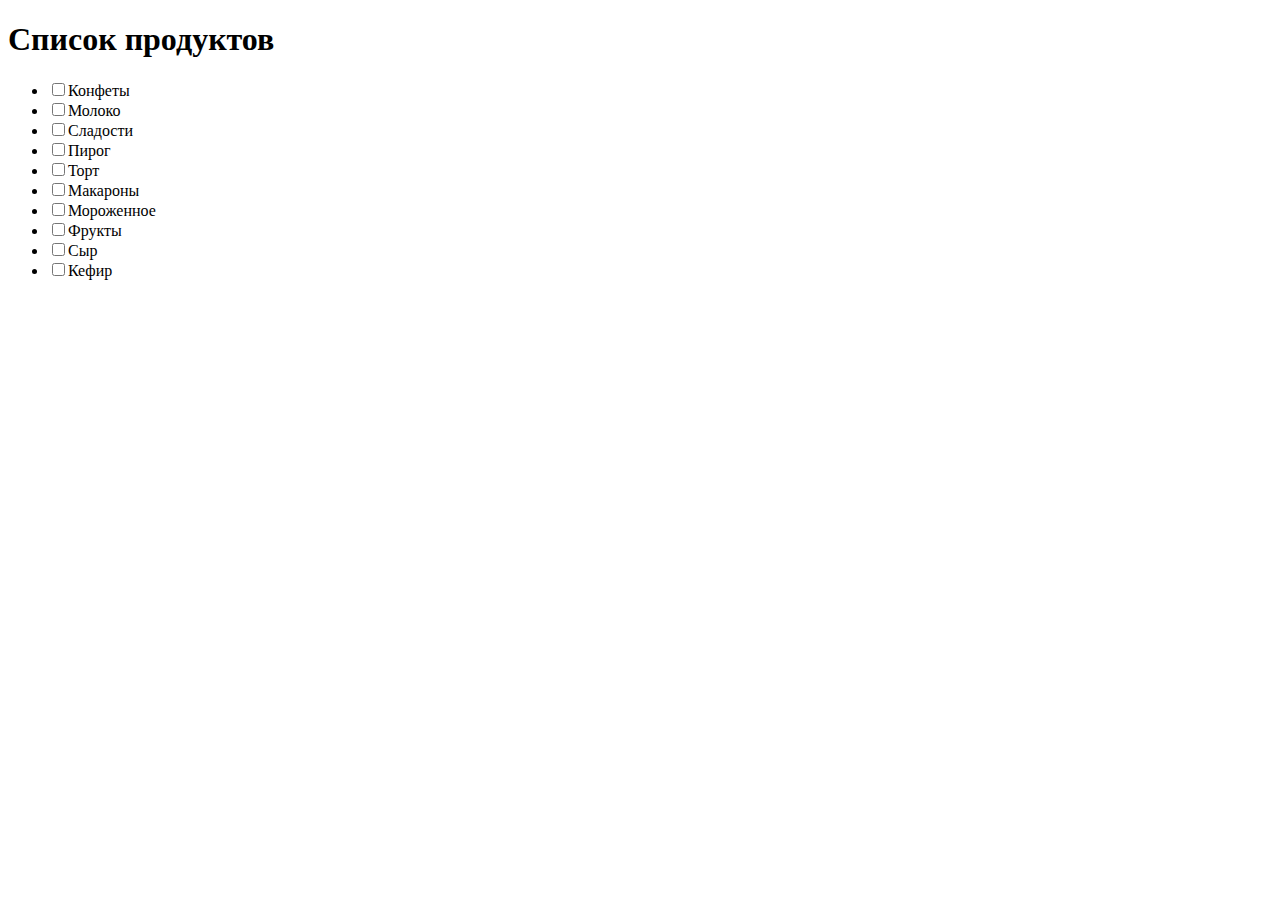
<file: Urok2/Pokupki2urok.html>
<!DOCTYPE html>
<html lang="ru">

<head>
    <meta charset="UTF-8">
    <meta name="viewport" content="width=device-width, initial-scale=1.0">
    <title>Покупки</title>
</head>

<body>
    <h1>Cписок продуктов</h1>
    <ul>
        <li>
            <label><input type="checkbox" />Конфеты</label></li>
        <li>
            <label><input type="checkbox" />Молоко</label></li>
        <li>
            <label><input type="checkbox" />Сладости</label></li>
        <li>
            <label><input type="checkbox" />Пирог</label></li>
        <li>
            <label><input type="checkbox" />Торт</label></li>
        <li>
            <label><input type="checkbox" />Макароны</label></li>
        <li>
            <label><input type="checkbox" />Мороженное</label></li>
        <li>
            <label><input type="checkbox" />Фрукты</label></li>
        <li>
            <label><input type="checkbox" />Сыр</label></li>
        <li>
            <label><input type="checkbox" />Кефир</label></li>
    </ul>
</body>

</html>
</file>
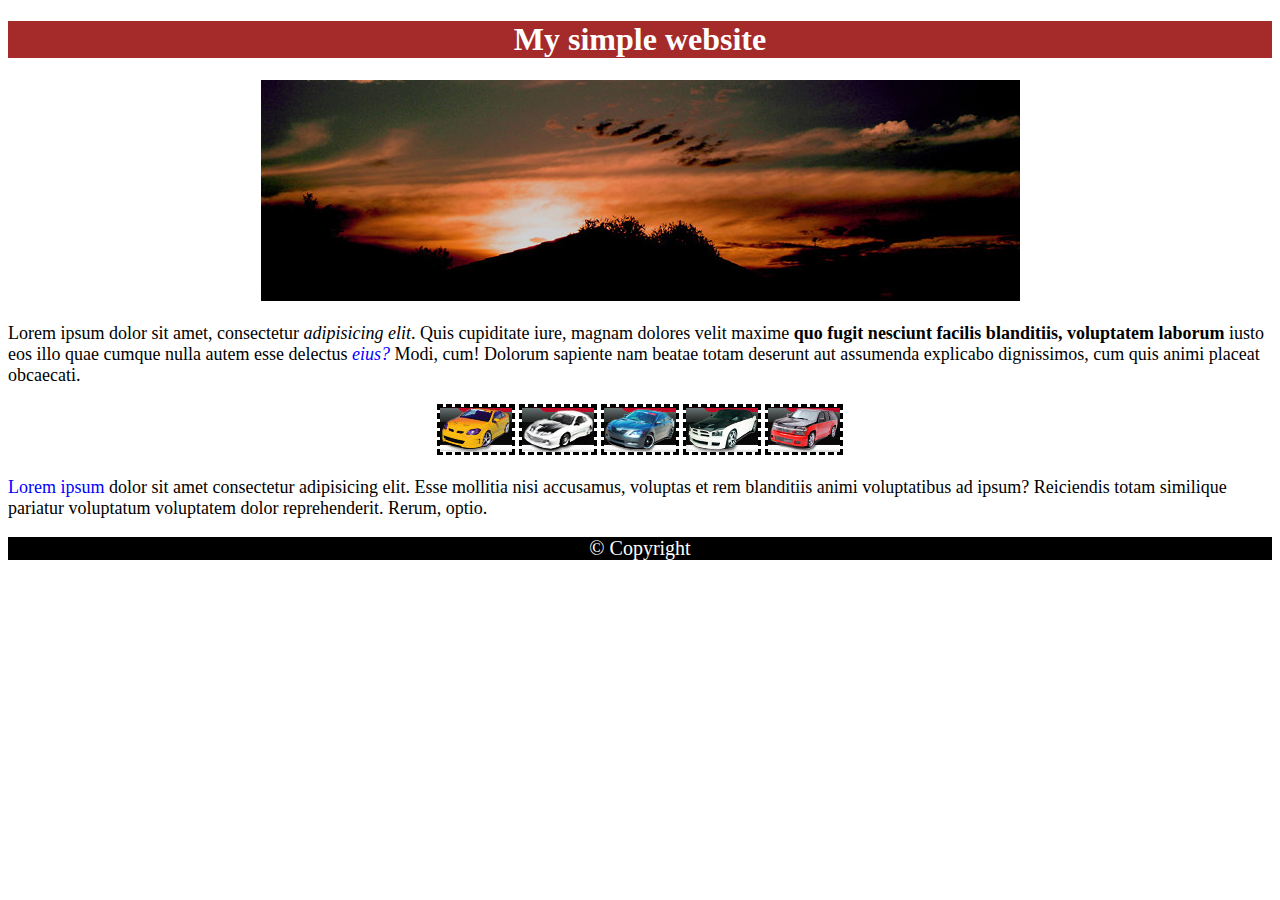
<file: Urok3/Urok3Hw/urok3.html>
<!DOCTYPE html>
<html lang="en">

<head>
    <meta charset="UTF-8">
    <meta name="viewport" content="width=device-width, initial-scale=1.0">
    <link rel="stylesheet" href="urok3.css">
    <title>Sunset</title>
</head>

<body text-align:>
    <header>
        <h1 class="title">My simple website</h1>
    </header>
    <div> <img class="mainimage" src="images/sunset.jpg" alt="sunset"></div>
    <p class="p">Lorem ipsum dolor sit amet, consectetur <span class="italic">adipisicing elit</span>. Quis
        cupiditate
        iure,
        magnam dolores velit maxime <span class="bold">quo
            fugit nesciunt facilis blanditiis, voluptatem laborum</span> iusto eos illo quae cumque nulla autem esse
        delectus
        <span class="blue2">eius?</span>
        Modi, cum! Dolorum sapiente nam beatae totam deserunt aut assumenda explicabo dignissimos, cum quis animi
        placeat obcaecati.</p>
    <div>
        <img src="images/car01.jpg" alt="car1" class="divimage">
        <img src="images/car02.jpg" alt="car2" class="divimage">
        <img src="images/car03.jpg" alt="car3" class="divimage">
        <img src="images/car04.jpg" alt="car4" class="divimage">
        <img src="images/car05.jpg" alt="car5" class="divimage">
    </div>
    <p><span class="blue">Lorem ipsum</span> dolor sit amet consectetur adipisicing elit. Esse mollitia nisi
        accusamus, voluptas et rem blanditiis
        animi voluptatibus ad ipsum? Reiciendis totam similique pariatur voluptatum voluptatem dolor
        reprehenderit.
        Rerum, optio.</p>
    <footer>&copy; Copyright</footer>
</body>

</html>
</file>
<file: exam/css/style.css>
* {
  margin: 0;
  padding: 0;
  box-sizing: border-box;
}

a {
  text-decoration: none;
  color: inherit;
}

ul {
  list-style-type: none;
}

.container {
  width: 1170px;
  max-width: 100%;
  padding: 0 30px;
  margin: 0 auto;
}
@media only screen and (max-width: 700px) {
  .container {
    padding: 0 15px;
  }
}

.btn-container {
  padding: 30px 0;
}

.btn {
  min-width: 225px;
  padding: 25px;
  background: linear-gradient(45deg, #496bfe 50%, #5474fd 50%);
  border: none;
  font-family: "Aleo", serif;
  font-size: 16px;
  font-weight: 400;
  color: #fff;
  text-transform: uppercase;
  transition: all 1s ease-in-out;
  display: flex;
  flex-direction: row;
  justify-content: space-around;
  align-items: center;
}
.btn:hover, .btn:active, .btn:focus {
  cursor: pointer;
  background: linear-gradient(-45deg, #496bfe 50%, #5474fd 50%);
}
.btn--input {
  min-width: 150px;
  max-height: 56px;
  padding-top: 17px;
  padding-left: 40px;
  background: #5474fd;
  outline: 2px solid white;
}
.btn--input:hover, .btn--input:active, .btn--input:focus {
  background: #999;
  outline: 2px solid white;
}
@media only screen and (max-width: 700px) {
  .btn--input {
    max-width: 110px;
  }
}

/*logo*/
.logo__link {
  font-family: "Josefin Sans", sans-serif;
  font-size: 20px;
  font-weight: 700;
  color: #fff;
  text-transform: uppercase;
}
.logo__link--large {
  font-size: 48px;
  letter-spacing: 10px;
}
@media only screen and (max-width: 500px) {
  .logo__link--large {
    font-size: 36px;
  }
}
.logo__desc {
  font-family: "Aleo", serif;
  font-size: 14px;
  font-weight: 400;
  color: #fff;
  text-transform: capitalize;
  padding: 15px 0;
}
.logo__desc--large {
  padding: 20px 0;
  font-size: 24px;
  letter-spacing: 9px;
  opacity: 0.8;
}

/*end of logo*/
.title {
  padding-bottom: 45px;
  font-family: "Aleo", serif;
  font-size: 36px;
  font-weight: 400;
  color: #fff;
  text-transform: capitalize;
}
@media only screen and (max-width: 768px) {
  .title {
    font-size: 20px;
    font-weight: 700;
  }
}

/*header*/
.header {
  height: 100vh;
  background: url(../assets/img/header.jpg) 50% no-repeat;
  background-size: cover;
}

.header-main {
  height: 100%;
}
.header-main .container {
  height: 100%;
}
.header-main .container .header-content {
  text-align: center;
  height: 100%;
  display: flex;
  flex-direction: column;
  justify-content: center;
}

.form-wrapper {
  max-width: 650px;
  margin: 0 auto;
  padding: 30px 0;
}
@media only screen and (max-width: 700px) {
  .form-wrapper {
    max-width: 100%;
  }
}
.form-wrapper .search-form {
  display: flex;
  align-items: center;
  width: 100%;
}
.form-wrapper .search-form__input {
  height: 60px;
  width: 500px;
  max-width: 100%;
  padding: 25px 0;
  font-family: "Josefin Sans", sans-serif;
  font-size: 14px;
  font-weight: 400;
  color: #999;
  text-transform: capitalize;
  text-align: center;
}
@media only screen and (max-width: 500px) {
  .form-wrapper .search-form {
    flex-direction: column;
  }
}

.search-icon {
  padding-left: 10px;
}

.scroll {
  display: flex;
  justify-content: center;
  align-items: center;
  flex-direction: column;
  height: 33%;
  font-family: "Josefin Sans", sans-serif;
  font-size: 14px;
  font-weight: 400;
  color: #fff;
  text-transform: capitalize;
  opacity: 0.7;
}
.scroll__desc {
  padding: 15px;
}

.header-menu {
  top: 0;
  bottom: 0;
  padding: 30px 0;
  background-color: #5474fd;
  z-index: 2;
}
.header-menu .nav {
  position: relative;
  display: flex;
  justify-content: space-between;
  align-items: center;
}
@media only screen and (max-width: 768px) {
  .header-menu .nav .logo {
    display: none;
  }
}
.header-menu .nav .menu {
  display: flex;
}
.header-menu .nav .menu__item {
  padding: 0 20px;
  font-family: "Aleo", serif;
  font-size: 14px;
  font-weight: 400;
  color: #fff;
  text-transform: uppercase;
  text-align: center;
  transition: all 0.3s ease-in-out;
}
.header-menu .nav .menu__item:hover, .header-menu .nav .menu__item:active, .header-menu .nav .menu__item:focus {
  cursor: pointer;
  color: #232323;
}
@media only screen and (max-width: 768px) {
  .header-menu .nav .menu {
    height: 0;
    background-color: #fff;
    color: #333;
    overflow: hidden;
    transition: height 0.4s;
  }
  .header-menu .nav .menu .menu__item {
    padding: 15px;
    color: #333;
  }
  .header-menu .nav .menu .menu__item:hover, .header-menu .nav .menu .menu__item:active {
    color: #5474fd;
  }
}
@media only screen and (max-width: 768px) {
  .header-menu .nav .menu:hover, .header-menu .nav .menu:active {
    flex-direction: column;
    width: 100%;
    height: 200px;
    border-radius: 9px;
    text-align: center;
  }
}
.header-menu .nav .toggler {
  display: none;
  position: absolute;
  right: 15px;
  width: 42px;
  height: 42px;
}
.header-menu .nav .toggler .fas {
  font-size: 42px;
  color: #fff;
}
@media only screen and (max-width: 768px) {
  .header-menu .nav .toggler {
    display: block;
  }
  .header-menu .nav .toggler:hover + .menu, .header-menu .nav .toggler:active + .menu {
    flex-direction: column;
    width: 100%;
    height: 200px;
    border-radius: 9px;
    background-color: #fff;
  }
}

/*end  of header*/
/*main*/
.description {
  min-height: 680px;
  padding: 120px 0;
  background: url(../assets/img/bgr1.jpg) 50% no-repeat;
  background-size: cover;
}

.container--description {
  display: flex;
  flex-flow: row wrap;
  justify-content: space-between;
  align-items: center;
}
.container--description .image-block {
  display: flex;
  flex-flow: column wrap;
  align-items: center;
  width: 50%;
}
@media only screen and (max-width: 768px) {
  .container--description .image-block {
    width: 100%;
  }
}
.container--description .image-block__right {
  width: 350px;
  height: 220px;
  background: url(../assets/img/image1.jpg) 50% no-repeat;
  background-size: cover;
}
@media only screen and (max-width: 500px) {
  .container--description .image-block__right {
    width: 100%;
  }
}
.container--description .image-block__left {
  width: 350px;
  height: 220px;
  background: url(../assets/img/header.jpg) 50% no-repeat;
  background-size: cover;
  align-self: flex-end;
}
@media only screen and (max-width: 500px) {
  .container--description .image-block__left {
    width: 100%;
  }
}

.svg-container {
  max-width: 62px;
  max-height: 62px;
  margin: 0 auto;
}

.icon-svg {
  width: 100%;
  height: 100%;
}

.icons {
  padding: 100px 0 90px;
  background-color: #333;
}

.list-icon {
  position: relative;
  display: flex;
  align-items: center;
}
.list-icon__item {
  margin: 0 auto;
  text-align: center;
}
.list-icon__item .title {
  padding: 30px 0;
}
.list-icon::before {
  position: absolute;
  width: 305px;
  height: 65px;
  transform: translate(70%, -150%);
  content: "";
  background: url(../assets/img/dot.png) 50% no-repeat;
}
@media only screen and (max-width: 768px) {
  .list-icon::before {
    display: none;
  }
}
.list-icon::after {
  position: absolute;
  right: 0;
  width: 305px;
  height: 65px;
  transform: translate(-70%, -150%);
  content: "";
  background: url(../assets/img/dot.png) 50% no-repeat;
}
@media only screen and (max-width: 768px) {
  .list-icon::after {
    display: none;
  }
}

.content {
  min-height: 700px;
  padding: 230px 0 100px;
}
.content--first {
  background: url(../assets/img/bgr2.jpg) 50% no-repeat;
  background-size: cover;
}
.content--second {
  background: url(../assets/img/bgr3.jpg) 50% no-repeat;
  background-size: cover;
}

.block-wrapper {
  width: 50%;
}
@media only screen and (max-width: 768px) {
  .block-wrapper {
    width: 100%;
  }
}
.block-wrapper--left {
  float: right;
}

.block {
  width: 100%;
  min-height: 370px;
  padding: 25px;
  background-color: #353535;
  opacity: 0.9;
}
.block__subtitle {
  padding: 25px 0;
  font-family: "Josefin Sans", sans-serif;
  font-size: 20px;
  font-weight: 400;
  color: #fff;
  text-transform: capitalize;
  opacity: 0.9;
}
.block__title {
  padding: 30px 0 25px;
  font-family: "Josefin Sans", sans-serif;
  font-size: 20px;
  font-weight: 400;
  color: #fff;
  text-transform: uppercase;
}
@media only screen and (max-width: 768px) {
  .block__title {
    font-size: 20px;
    font-weight: 700;
  }
}
.block__desc {
  font-family: "Josefin Sans", sans-serif;
  font-size: 16px;
  font-weight: 400;
  color: #fff;
  text-transform: capitalize;
  line-height: 26px;
  opacity: 0.9;
}
.block--transparent {
  background-color: transparent;
}
.block--transparent .block__desc {
  padding: 15px 0;
  text-align: justify;
}

.quotations {
  min-height: 730px;
  padding: 120px 0;
  background: url(../assets/img/bgr4.jpg) 50% no-repeat;
  background-size: cover;
}
.quotations .title {
  text-align: center;
}

.quote {
  display: flex;
  height: 285px;
}
@media only screen and (max-width: 768px) {
  .quote {
    flex-direction: column;
    min-height: 570px;
  }
}
@media only screen and (max-width: 500px) {
  .quote {
    height: auto;
  }
}
.quote__left {
  width: 40%;
}
@media only screen and (max-width: 768px) {
  .quote__left {
    width: 100%;
    height: 285px;
  }
}
.quote__img {
  width: 100%;
  height: 100%;
  background: url(../assets/img/image2.jpg) 50% no-repeat;
  background-size: cover;
}
.quote__right {
  width: 60%;
  overflow: hidden;
}
@media only screen and (max-width: 768px) {
  .quote__right {
    width: 100%;
  }
}
.quote__right .fas {
  margin-top: 35px;
  padding-right: 10px;
  transform: translateY(-100%);
  color: #5474fd;
}

/*end of main*/
/*footer*/
.bottom-info {
  padding: 120px 0 55px;
  background-color: #232323;
  text-align: center;
}

.social {
  display: flex;
  justify-content: center;
}
.social__item {
  padding: 12px;
  color: #fff;
  transition: all 0.3s ease-in-out;
}
.social__item:hover {
  cursor: pointer;
  color: #5474fd;
}
.social__item--active {
  color: #5474fd;
}

.social:hover .social__item:not(:hover) {
  color: #fff;
  cursor: pointer;
}
/*# sourceMappingURL=style.css.map */
</file>
<file: lesson15_renewed/style.css>
*{padding:0;margin:0;box-sizing:border-box;font-family:"Lato",sans-serif}a{text-decoration:none;color:inherit}header{overflow:hidden}.header{position:relative;background:url(./assets/img/hero-bg.jpg);background-position:top right;background-size:cover;height:100vh}.header .header__info{display:flex;flex-flow:column;justify-content:center;height:100%;max-width:560px;margin:0 auto;text-align:center}.header .header__info .header__title{font-size:54px;color:#fff;text-transform:uppercase;letter-spacing:4px;padding:40px 0}.header .header__info .header__description{font-size:15px;line-height:29px;color:#fff;text-transform:uppercase}@media (max-width:600px){.header .header__info .header__title{font-size:34px}.header .header__info .header__description{font-size:14px;line-height:25px;padding:0 5px}}.header .header__scroll{position:absolute;bottom:0;left:50%;transform:translateX(-50%)}.header .header__scroll .icon{max-width:23px}main{overflow:hidden}main .wrapper{margin:0 auto;padding:130px 0}main .wrapper .raw{width:900px;max-width:100%;margin:0 auto;position:relative;color:#3c3c3c;border:2px solid #3c3c3c;border-top:none;text-align:center}main .wrapper .raw:before{content:"";position:absolute;top:0;left:0;width:245px;max-width:25%;height:2px;background-color:#3c3c3c}main .wrapper .raw:after{content:"";position:absolute;top:0;right:0;width:245px;max-width:25%;height:2px;background-color:#3c3c3c}@media (max-width:600px){main .wrapper .raw{border:none}main .wrapper .raw:after,main .wrapper .raw:before{display:none}}main .wrapper .raw .block{width:560px;padding:65px 5px 30px;max-width:100vw;margin:0 auto}main .wrapper .raw .block__title{position:absolute;top:0;left:50%;transform:translate(-50%,-50%);text-transform:uppercase;font-size:34px;letter-spacing:8px}main .wrapper .raw .block__description{font-size:16px;line-height:24px}@media (max-width:600px){main .wrapper .raw .block__description{padding:5px}}main .wrapper .raw .block__description--small{font-size:14px}main .wrapper .raw .block__description--light,main .wrapper .raw .block__title--light{color:#fff}main .wrapper .raw .block--long{padding-top:0}main .wrapper .raw .block--long .block__inner{padding-top:70px;padding-bottom:30px}main .wrapper .raw .block--long .block__inner .block__title--small{position:relative;font-size:20px;margin:40px 0}main .wrapper .raw--light{border:2px solid #fff;border-top:none}main .wrapper .raw--light:after,main .wrapper .raw--light:before{background-color:#fff}@media (max-width:600px){main .wrapper .raw--light{border:none}main .wrapper .raw--light:after,main .wrapper .raw--light:before{display:none}}@media (max-width:900px){main .wrapper{padding:130px 2px}main .wrapper--last{padding-bottom:30px}}main .service-wrapper{background:url(./assets/img/services.jpg) 50% no-repeat;background-size:cover}main .gallery{display:flex;flex-flow:row wrap}main .gallery__item{display:flex;flex:1 0 auto;height:237px;width:30%;padding-top:9px}main .gallery__item .gallery__item-container{display:flex;align-items:flex-end;width:100%}main .gallery__item .gallery__item-container .gallery__title{padding:40px;font-size:34px;letter-spacing:8px;color:#fff;text-transform:uppercase}main .gallery__item .img1{background:url(./assets/img/Layer1.jpg) 50% no-repeat;background-size:cover}main .gallery__item .img2{background:url(./assets/img/Layer2.jpg) 50% no-repeat;background-size:cover}main .gallery__item .img3{background:url(./assets/img/Layer3.jpg) 50% no-repeat;background-size:cover}main .gallery__item .img4{background:url(./assets/img/Layer4.jpg) 50% no-repeat;background-size:cover}main .gallery__item .img5{background:url(./assets/img/Layer5.jpg) 50% no-repeat;background-size:cover}main .gallery__item .img6{background:url(./assets/img/Layer6.jpg) 50% no-repeat;background-size:cover}main .gallery .gallery__item--large{width:40%;padding-left:9px;padding-right:9px}@media (max-width:900px){main .gallery__item{width:50%;padding:2px}main .gallery .gallery__item--large{width:50%;padding:2px}}@media (max-width:600px){main .gallery__item{width:100%;padding:2px 0}main .gallery .gallery__item--large{width:100%;padding:2px}}.btn-wrapper{max-width:395px;height:60px;margin:40px auto}@media (max-width:600px){.btn-wrapper{max-width:280px}}.btn-wrapper .btn{width:100%;font-size:16px;color:#fff;text-transform:uppercase;background-color:#3c3c3c;border:none;text-align:center;padding:22px 0;transition:all 0.3s linear}.btn-wrapper .btn:hover{cursor:pointer;background-color:#5a5a5a;outline:none}.btn-wrapper .btn:active{border:1px solid #ccc;outline:none}footer{overflow:hidden;padding-bottom:60px}footer .footer{display:flex;justify-content:center;align-items:center}@media (max-width:600px){footer .footer{flex-direction:column}}footer .footer .icon{max-width:70px}footer .footer .copyright{font-size:14px;padding-left:35px}.svg{max-width:90px;max-height:90px;margin:0 auto}.svg .icon{max-width:90px}
/*# sourceMappingURL=style.css.map */
</file>
<file: Lesson7_hw/styles.css>
@font-face {
  font-family: "Lato-LightItalic";
  src: url(./fonts/Lato-LightItalic.ttf);
  font-weight: light;
}

@font-face {
  font-family: "Lato-Light";
  src: url(./fonts/Lato-Light.ttf);
  font-weight: light;
}

@font-face {
  font-family: "Playfair-Display";
  src: url(./fonts/PlayfairDisplay-Regular.ttf);
  font-weight: normal;
}

* {
  box-sizing: border-box;
  margin: 0;
  padding: 0;
}

.wrapper {
  width: 1716px;
  height: 1351px;
  background-color: #ffffff;
}

.container {
  width: 1400px;
  margin: 0 auto;
  box-shadow: 0 4px 68px rgba(0, 0, 0, 0.1);
  background-color: #ffffff;
}

article {
  padding: 140px 136px 39px 120px;
}

h1 {
  color: #171717;
  font-size: 42px;
  font-weight: 400;
  margin-bottom: 40px;
  font-family: "Playfair-Display";
}

article>p:nth-of-type(1)::first-letter {
  font-size: 110px;
  color: #171717;
  float: left;
  line-height: 50px;
  margin-right: 20px;
  margin-top: 20px;
  font-family: "Playfair-Display";
}

p {
  margin-bottom: 54px;
  font-size: 18px;
  line-height: 34px;
  opacity: 0.7;
  font-family: "Lato-Light";
}

.quote>p:before {
  content: '“';
  font-size: 250%;
}

.quote>p {
  font-size: 24px;
  line-height: 34px;
  margin-bottom: 42px;
  font-family: "Lato-LightItalic";
  opacity: 0.7;
}

.button {
  width: 264px;
  height: 68px;
  border: 2px solid #eaa258;
  color: #eaa258;
  font-family: Lato;
  font-size: 18px;
  font-weight: 700;
  text-transform: uppercase;
  letter-spacing: 4px;
  text-align: center;
  margin-bottom: 122px;
}
</file>
<file: lesson9Hw/styles.css>
* {
    box-sizing: border-box;
    font-size: 62.5%;
    margin: 0;
    padding: 0;
}

html {
    scroll-behavior: smooth;
}

.container {
    width: auto;
    margin: 0 auto;
    padding: o 15px;
}

.header {
    height: 100vh;
    background: url('images/header_img.png') 50%/cover;
}

.header__top {
    color: #262626;
    display: flex;
    justify-content: space-between;
    position: relative;
}

.header__logo {
    font: normal 5rem 'Pacifico', cursive;
    position: relative;
    top: 10px;
    left: 10%;
}

.header__menu {
    font: bold 4.6rem 'Raleway', sans-serif;
    text-transform: uppercase;
}

.header__menu-list {
    display: flex;
    list-style-type: none;
    position: absolute;
    top: 30px;
    right: 10%;
}

.menu__link {
    padding: 15px;
}

.menu__link--active::before {
    content: '';
    position: absolute;
    height: 2px;
    width: 35px;
    left: 14px;
    top: 25%;
    background-color: #ff6033;
}

.header__content {
    width: 400px;
    position: relative;
    top: 150px;
    left: 150px;
}

.header__content-title {
    font: 800 4.5rem 'Raleway', sans-serif;
    line-height: 25px;
    padding-bottom: 30px;
}

.header__content-description {
    font: 300 1.5rem 'Raleway', sans-serif;
    line-height: 25px;
    padding-bottom: 20px
}

.header_content-btn {
    width: 180px;
    height: 45px;
    border: none;
    border-radius: 4px;
    box-shadow: 0 2px 5px rgba(0, 0, 0, 0.5);
    background-color: #ff6033;
    color: #ffffff;
    font: 300 1.7rem 'Raleway', sans-serif;
    text-transform: uppercase;
    cursor: pointer;
    transition-duration: 0.3s;
}

.header__content-decor {
    position: absolute;
    bottom: 5%;
    right: 50%;
}

.section {
    width: auto;
    height: 100vh;
    background-color: #00c4c4;
    background-image: url('images/body_img.png');
    background-repeat: no-repeat;
    background-position: left 10% bottom 25%;
}

.section__content {
    width: 499px;
    color: #fff;
    position: relative;
    top: 30%;
    left: 55%;
}

.section__title {
    font: 800 8rem 'Raleway', sans-serif;
    line-height: 25px;
    padding-bottom: 30px;
}

.section__text {
    font: 300 1.7rem 'Raleway', sans-serif;
    line-height: 27px;
    padding-top: 20px;
}
</file>
<file: Urok4/main.css>
body {
    background-color: #E5E5E5;
    font-family: 'Lato', Sans-serif;
}

.wrapper {
    background-color: white;
    width: 1200px;
    height: 249px;
    margin: auto;
    text-align: center;
}

.lamp {
    display: block;
    float: left;
    text-align: center;
    width: calc(100% / 3);
    height: 202px;
    margin-top: 23px;
}

.title {
    color: #414141;
    margin-top: 20px;
    margin-bottom: 14px;
}

p {
    color: #6C6C6C;
    font-family: Lato;
    font-style: normal;
    font-weight: bold;
    font-size: 18px;
    line-height: 22px;
}

.fish-text {
    font-family: Lato;
    font-style: normal;
    font-weight: 300;
    font-size: 16px;
    line-height: 28px;
    margin-top: 14px;
}
</file>
<file: urok8/main.css>
@font-face {
    font-family: "Raleway-Regular", sans-serif;
    src: url(./fonts/Raleway-Regular.ttf;)
}

@font-face {
    font-family: "Raleway - Heavy", sans-serif;
    src: url(./fonts/Raleway-Heavy.ttf);
}

@font-face {
    font-family: "Raleway - Bold";
    src: url(./fonts/Raleway-Bold.ttf);
}

@font-face {
    font-family: "Raleway - Light";
    src: url(./fonts/Raleway-Light.ttf);
}

* {
    box-sizing: border-box;
    margin: 0;
    padding: 0;
}

body {
    width: 1500px;
    height: 864px;
    background-color: #b07cf7;
}

.container {
    margin: 100px auto 118px;
    text-align: center;
    width: 1200px;
    /* font-family: "Raleway-Regular", sans-serif;*/
}

header {
    width: 600px;
    margin: auto;
}

header>h1 {
    color: #fff;
    font-size: 90px;
    font-weight: 700;
    line-height: 25px;
    font-family: "Raleway - Bold";
}

header>p {
    color: #fff;
    font-size: 17px;
    font-weight: 300;
    line-height: 25px;
    margin-top: 45px;
    font-family: "Raleway - Light";
}

.gallery {
    margin-top: 50px;
    display: flex;
    justify-content: space-around;
}

.nourishment {
    width: 370px;
    height: 310px;
    position: relative;
}

.date {
    width: 60px;
    height: 60px;
    background-color: #262626;
    opacity: 0.8;
    border-radius: 5px;
    position: absolute;
    top: 30px;
    left: 30px;
}

.date>p {
    color: #ffffff;
    line-height: 25px;
    text-transform: uppercase;
    text-align: center;
    font-weight: 700;
    font-family: "Raleway-Regular", sans-serif;
}

.date>p:nth-of-type(1) {
    font-size: 32px;
    padding: 5px;
}

.date>p:nth-of-type(2) {
    font-size: 21px;
}

.nourishment>p {
    color: #fff;
    font-size: 20px;
    font-weight: 700;
    line-height: 25px;
    text-align: left;
    position: absolute;
    bottom: 52px;
    left: 15px;
}

.nourishment>address {
    color: #fff;
    font-style: normal;
    font-size: 13px;
    font-weight: 300;
    position: absolute;
    bottom: 22px;
    left: 15px;
}

button {
    width: 200px;
    height: 55px;
    box-shadow: 0 2px 5px rgba(0, 0, 0, 0.5);
    border: none;
    background-color: #f72b3b;
    color: #fff;
    font-size: 20px;
    font-weight: 300;
    line-height: 25px;
    text-transform: uppercase;
    margin-top: 90px;
    font-family: "Raleway - Light";
}

button:hover {
    cursor: pointer;
    transform: scale(1.3);
    transition-duration: 1.3s;
}
</file>
<file: Urok3/Urok3Hw/urok3.css>
div {
    text-align: center;
}

p {
    font-size: 18px;
    font-style: normal;
}

.title {
    text-align: center;
    color: #ffffff;
    background-color: #a52a2a;
}

.main-image {
    width: 100%;
}

.italic {
    font-style: italic;
}

.bold {
    font-weight: bold;
}

.blue2 {
    font-style: italic;
    color: blue;
}

.divimage {
    border-style: dashed;
}

.cars {
    border: dashed;
    width: 408px;
}

.blue {
    color: blue;
}

footer {
    text-align: center;
    font-size: 20px;
    color: #ffffff;
    background-color: #000000;
}
</file>
